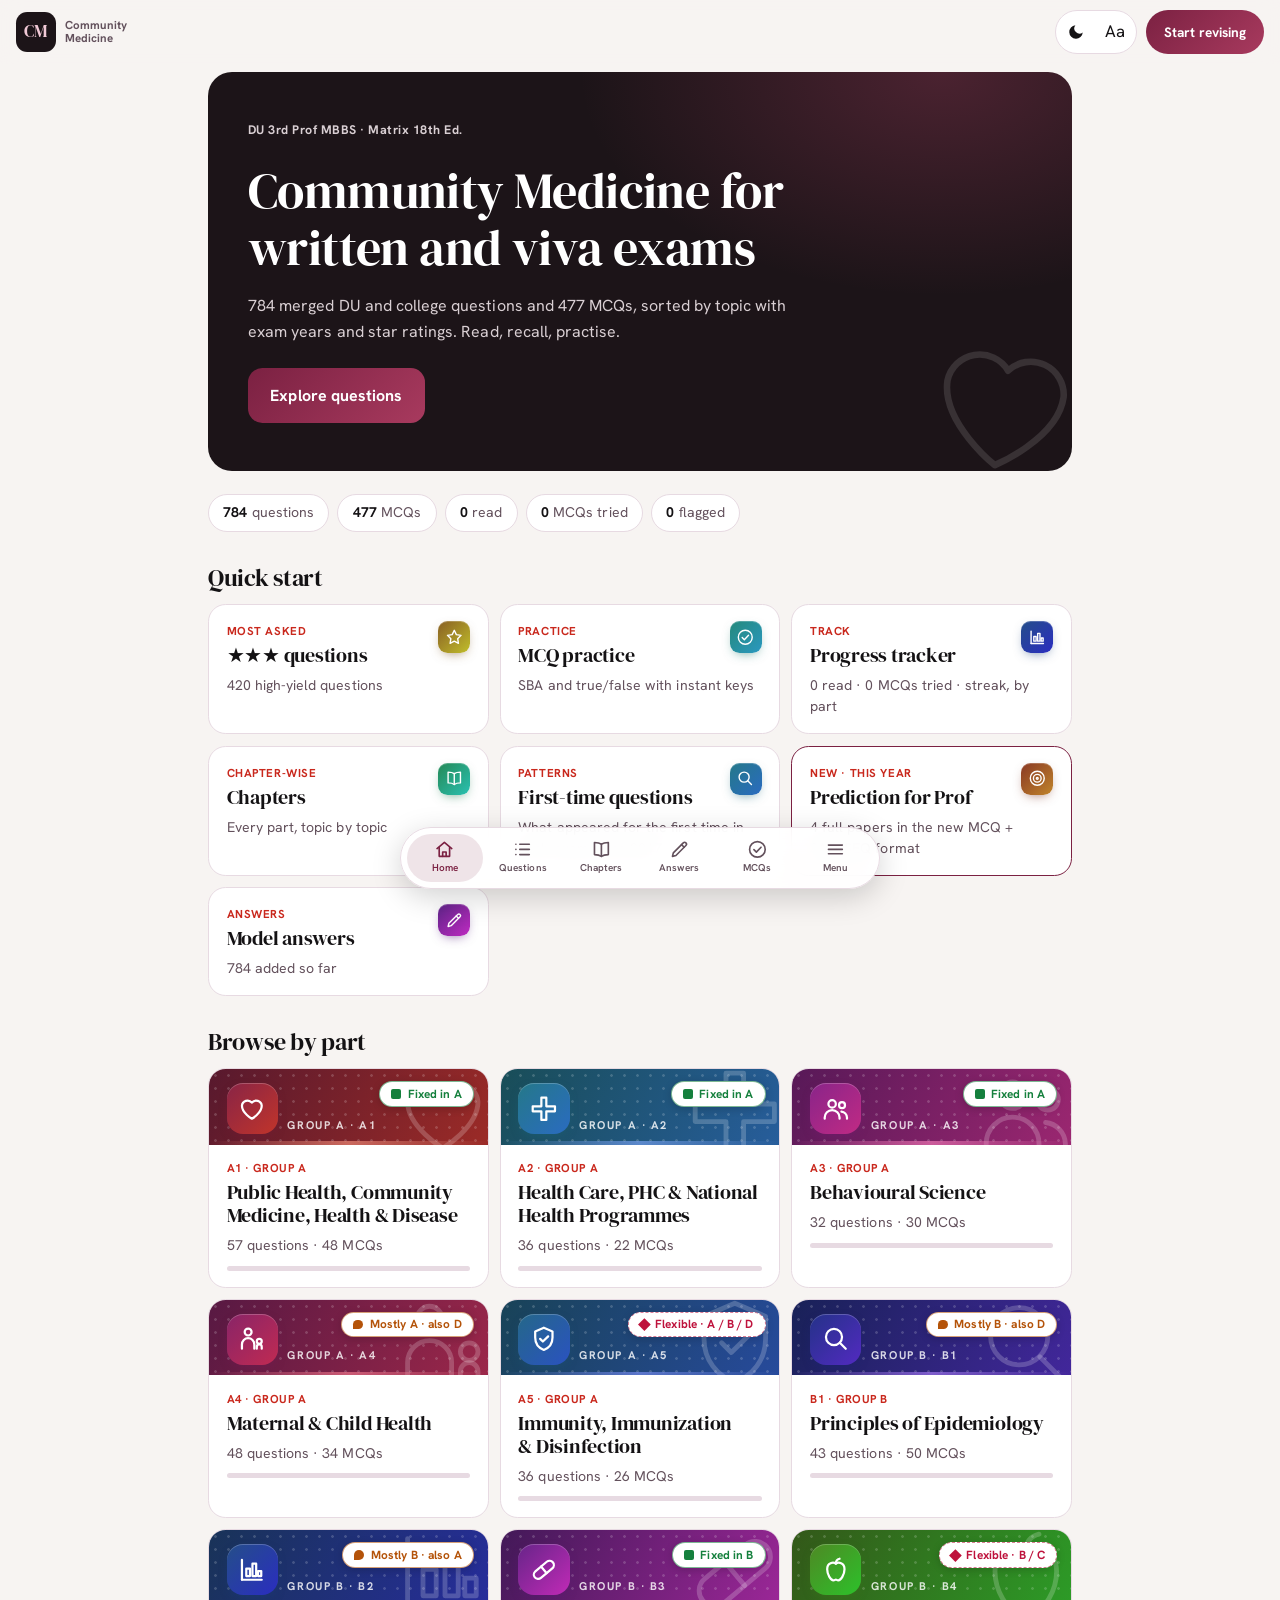
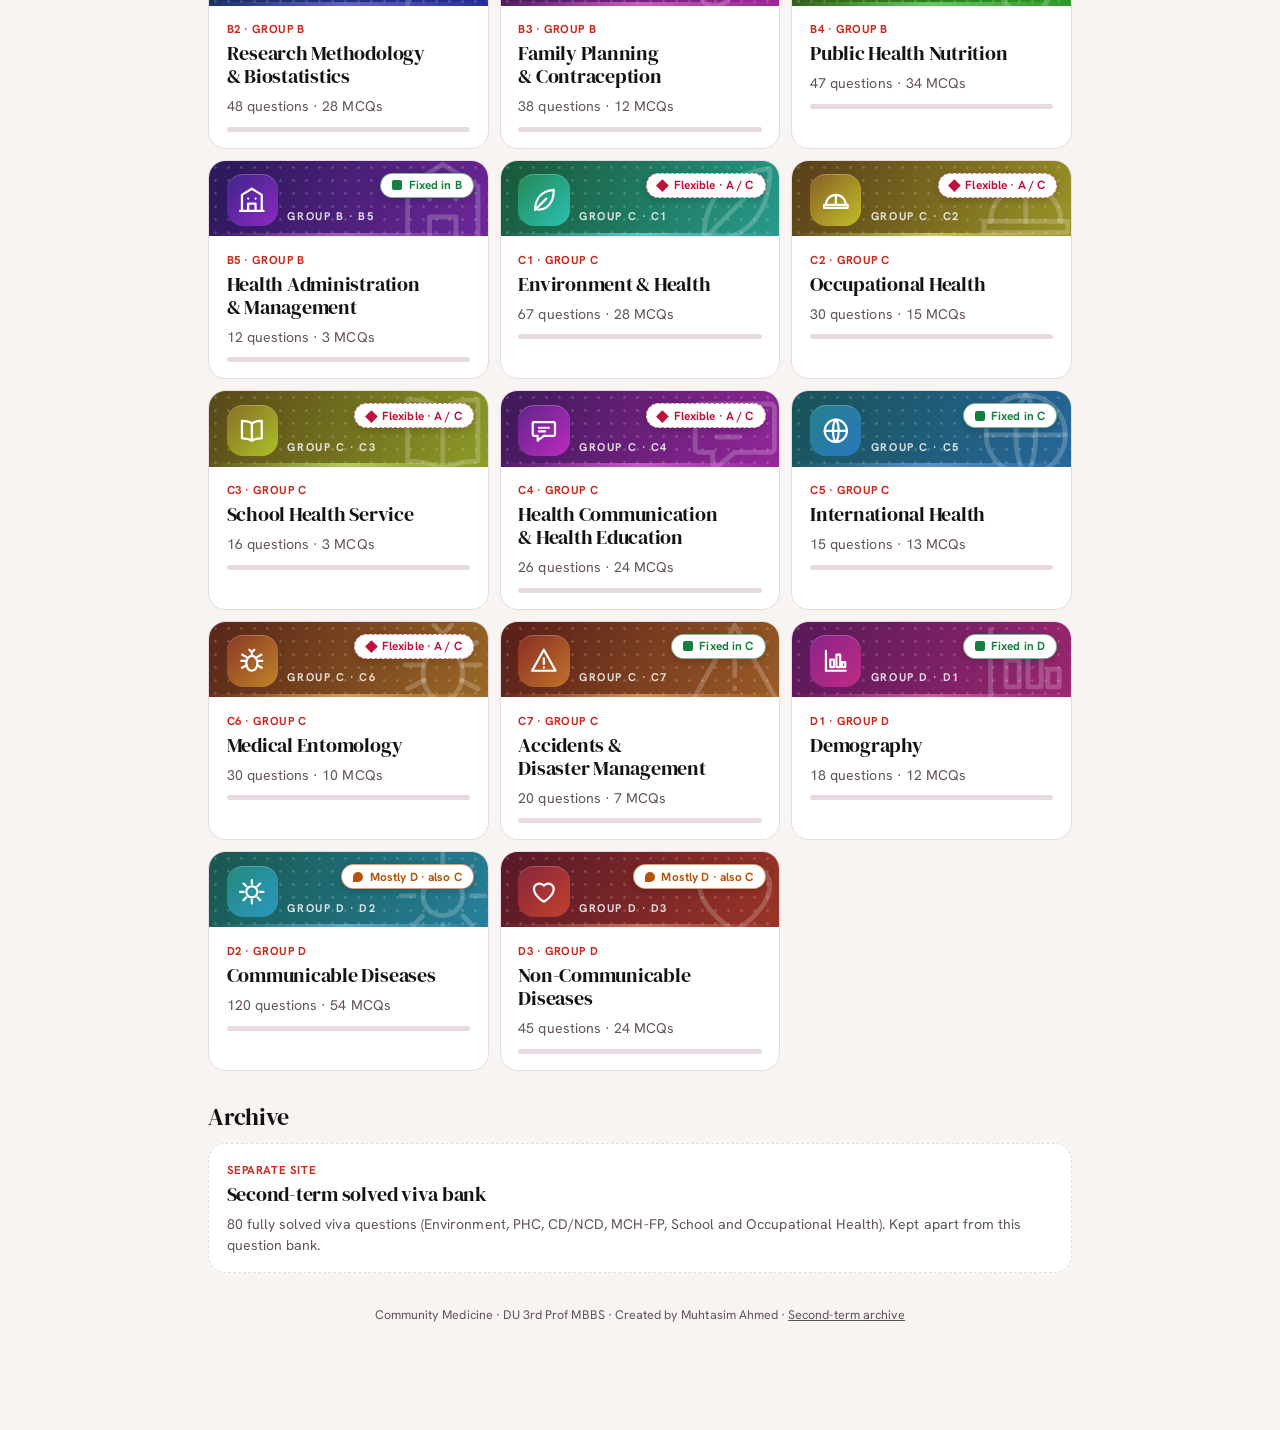
<file: index.html>
<!DOCTYPE html>
<html lang="en">
<head>
<meta charset="utf-8">
<meta name="viewport" content="width=device-width, initial-scale=1, viewport-fit=cover">
<title>Community Medicine — DU Question Bank & MCQs</title>
<meta name="description" content="765 Community Medicine questions and 546 MCQs for DU 3rd Prof MBBS, organised by topic. Works offline.">
<meta name="theme-color" content="#1c1418">
<link rel="manifest" href="manifest.webmanifest">
<link rel="icon" type="image/png" href="icons/icon-192.png">
<link rel="apple-touch-icon" href="icons/icon-192.png">
<script>try{var s=JSON.parse(localStorage.getItem('cmb:v1')||'{}');if(s.theme==='dark')document.documentElement.dataset.theme='dark';if(s.fs)document.documentElement.style.fontSize=s.fs+'%'}catch(e){}</script>
<link rel="stylesheet" href="css/app.css">
<link rel="stylesheet" href="css/visuals.css">
<link rel="stylesheet" href="css/ink.css">
</head>
<body>
<header class="top" id="top">
  <a class="brand" href="#/" aria-label="Home"><span class="mark">CM</span><span class="bname">Community<br>Medicine</span></a>
  <div class="tools">
    <button id="t-theme" class="tool" aria-label="Toggle night mode" title="Night mode"><svg viewBox="0 0 24 24" width="18" height="18" aria-hidden="true"><path fill="currentColor" d="M21 12.8A9 9 0 1 1 11.2 3a7 7 0 0 0 9.8 9.8z"/></svg></button>
    <button id="t-fs" class="tool" aria-label="Change text size" title="Text size">Aa</button>
  </div>
  <a class="pill" href="#/questions" id="cta">Start revising</a>
</header>
<main id="main" tabindex="-1"></main>
<footer class="foot">Community Medicine · DU 3rd Prof MBBS · Created by Muhtasim Ahmed · <a href="second-term/">Second-term archive</a></footer>
<nav class="bnav" id="bnav" aria-label="Main">
  <a href="#/" data-r="home"><i aria-hidden="true"><svg viewBox="0 0 24 24" focusable="false"><path d="M3.5 11 12 4l8.5 7"/><path d="M6 10v10h12V10"/><path d="M10 20v-5h4v5"/></svg></i>Home</a>
  <a href="#/questions" data-r="questions"><i aria-hidden="true"><svg viewBox="0 0 24 24" focusable="false"><path d="M9 6h11M9 12h11M9 18h11"/><path d="M4.5 6h.01M4.5 12h.01M4.5 18h.01"/></svg></i>Questions</a>
  <a href="#/chapters" data-r="chapters"><i aria-hidden="true"><svg viewBox="0 0 24 24" focusable="false"><path d="M12 6c-2-1.5-5-2-8-2v14c3 0 6 .5 8 2 2-1.5 5-2 8-2V4c-3 0-6 .5-8 2z"/><path d="M12 6v14"/></svg></i>Chapters</a>
  <a href="#/answers" data-r="answers"><i aria-hidden="true"><svg viewBox="0 0 24 24" focusable="false"><path d="M4 20l1-4L16.5 4.5a2 2 0 0 1 3 3L8 19z"/><path d="m14.5 6.5 3 3"/></svg></i>Answers</a>
  <a href="#/mcqs" data-r="mcqs"><i aria-hidden="true"><svg viewBox="0 0 24 24" focusable="false"><circle cx="12" cy="12" r="9"/><path d="m8 12.3 2.8 2.8 5.4-5.6"/></svg></i>MCQs</a>
  <a href="#/menu" data-r="menu"><i aria-hidden="true"><svg viewBox="0 0 24 24" focusable="false"><path d="M4 7h16M4 12h16M4 17h16"/></svg></i>Menu</a>
</nav>
<noscript><p style="padding:2rem">This site needs JavaScript.</p></noscript>
<script src="data/du.js"></script>
<script src="data/mcq.js"></script>
<script src="data/groups.js"></script>
<script src="data/predict.js"></script>
<script src="js/visuals.js"></script>
<script src="js/app.js"></script>
<script src="js/ink.js"></script>
<script src="js/ws.js"></script>
</body>
</html>
</file>
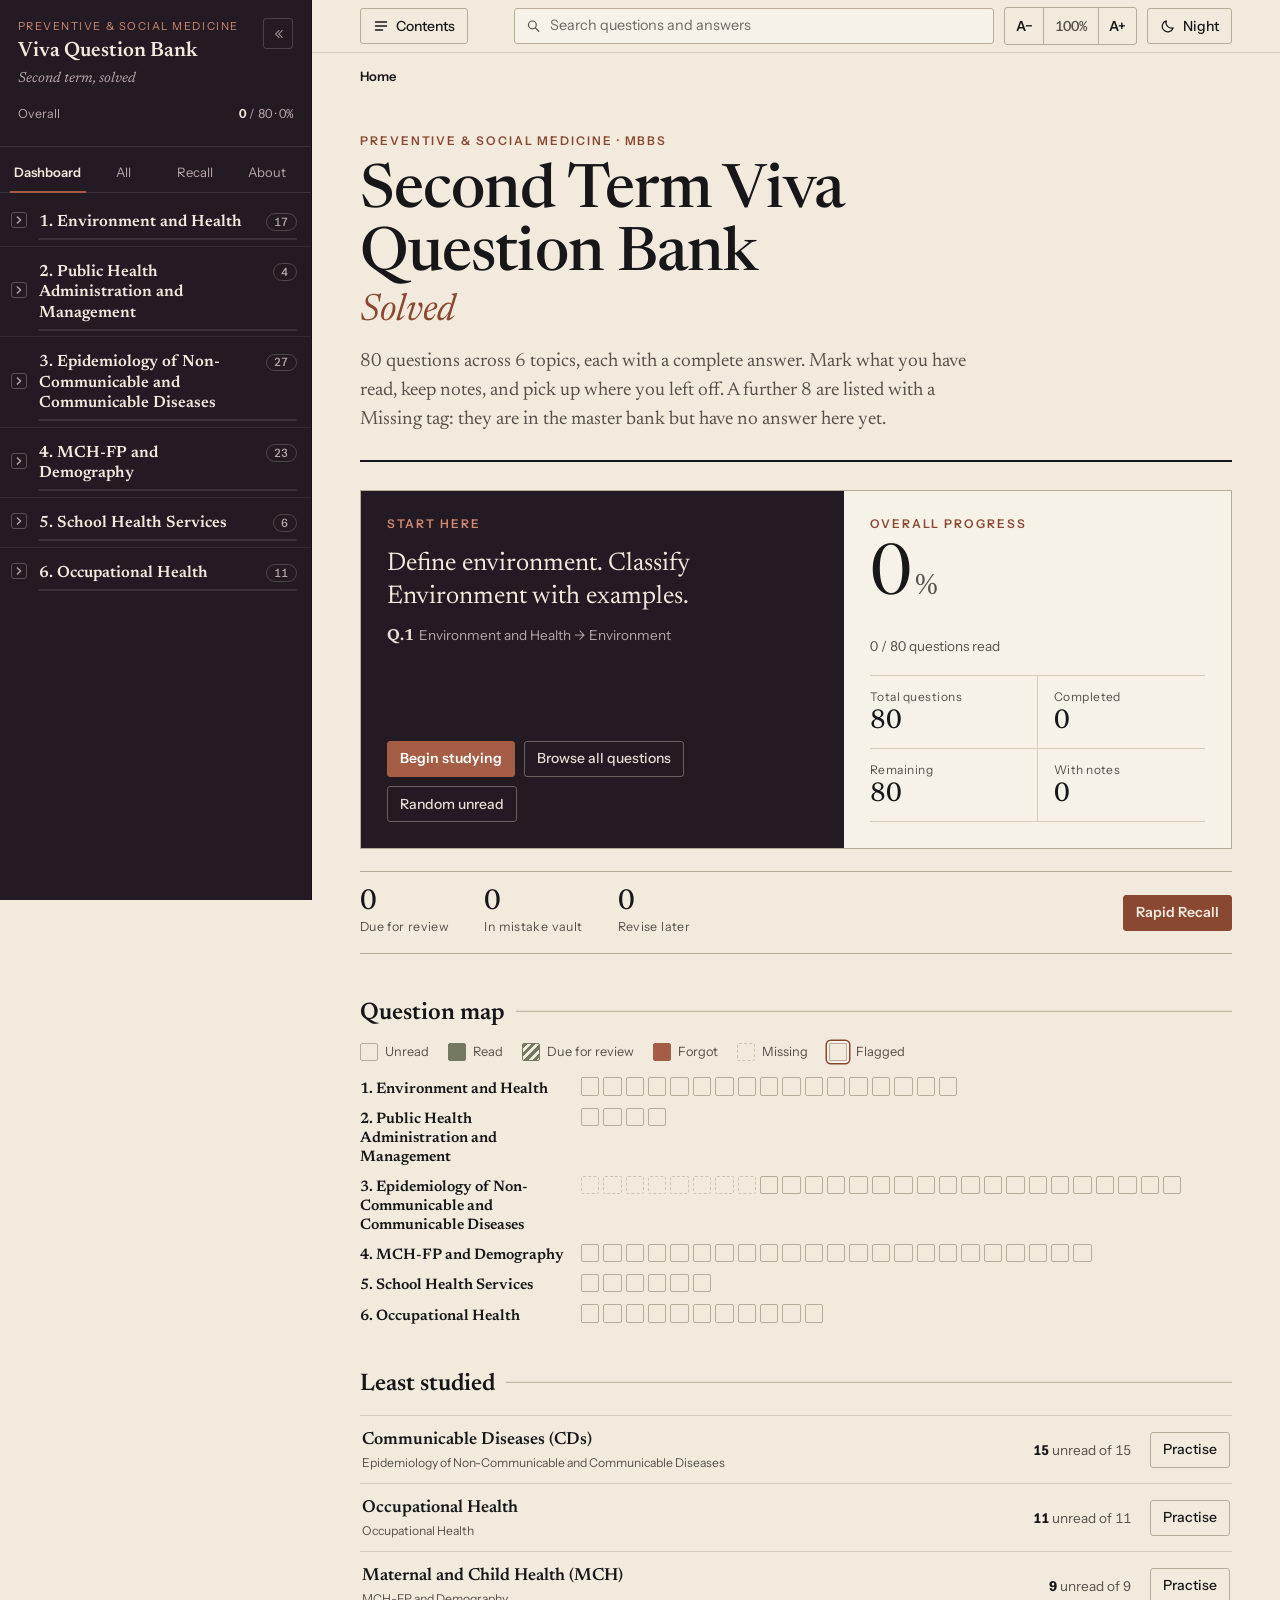
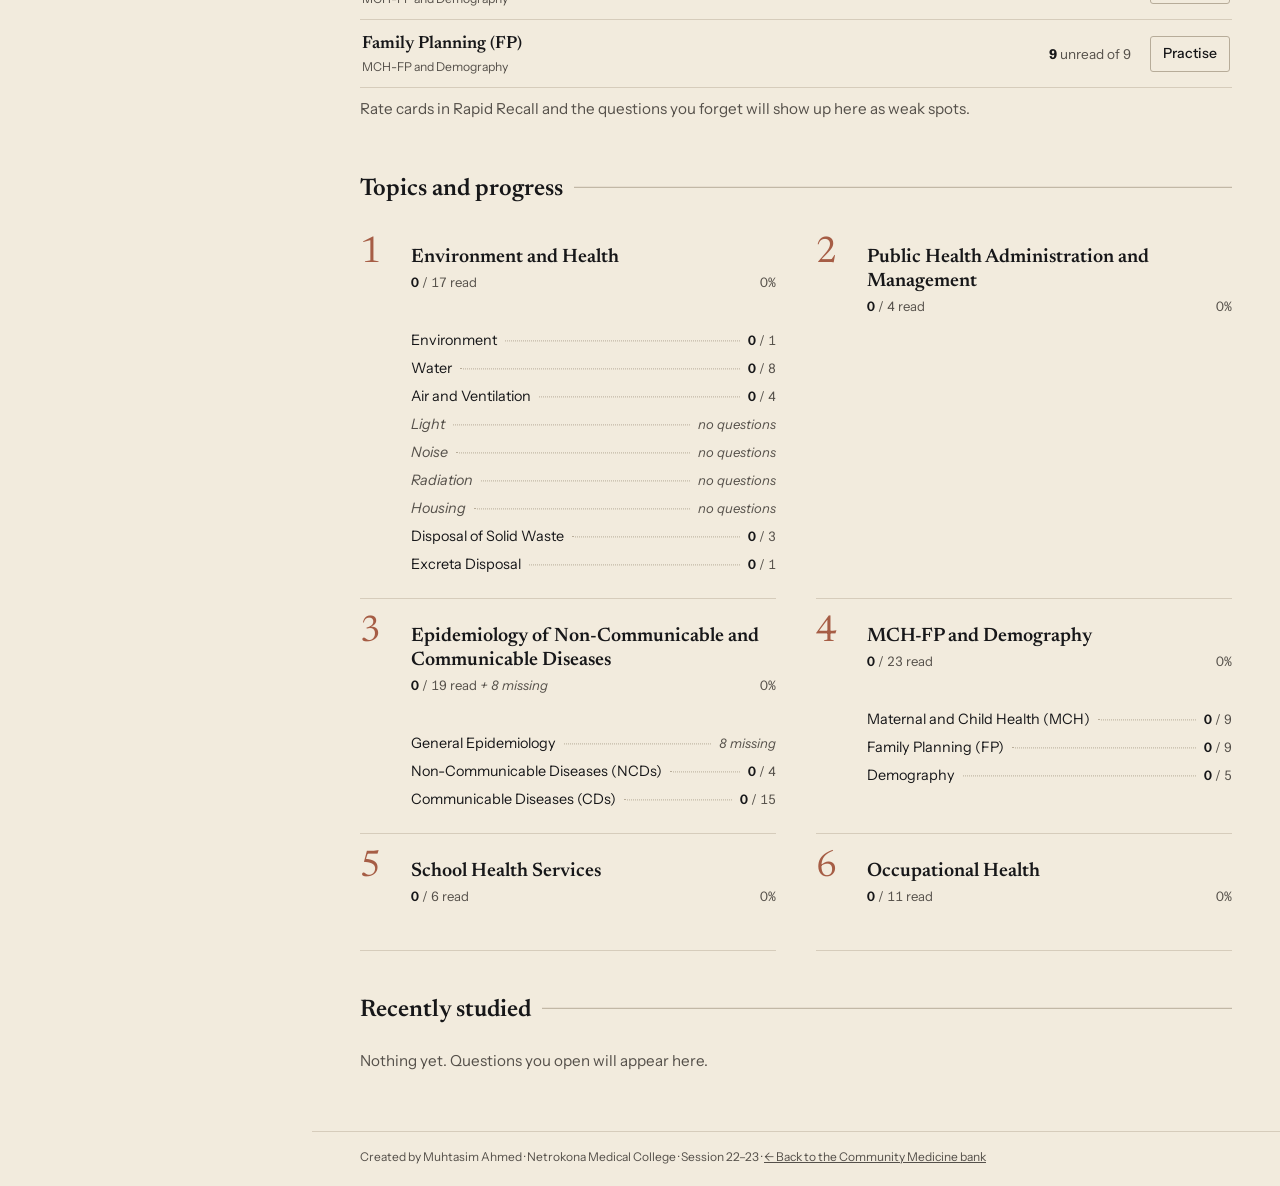
<file: second-term/index.html>
<!DOCTYPE html>
<html lang="en">
<head>
  <meta charset="utf-8">
  <meta name="viewport" content="width=device-width, initial-scale=1, viewport-fit=cover">
  <title>Preventive &amp; Social Medicine — Viva Question Bank</title>
  <meta name="description" content="Second Term Viva Question Bank, Solved. Preventive &amp; Social Medicine study platform for MBBS students, Netrokona Medical College.">
  <meta name="theme-color" content="#241A24">
  <link rel="manifest" href="manifest.webmanifest">
  <link rel="icon" type="image/png" href="icons/icon-192.png">
  <link rel="apple-touch-icon" href="icons/icon-192.png">
  <script>try { if (JSON.parse(localStorage.getItem('psmqb:v1:theme')) === 'dark') document.documentElement.setAttribute('data-theme', 'dark'); } catch (e) {}</script>

  <!-- Fonts: Newsreader (headings) and Instrument Sans (body). Falls back to system serif/sans when offline. -->
  <link rel="preconnect" href="https://fonts.googleapis.com">
  <link rel="preconnect" href="https://fonts.gstatic.com" crossorigin>
  <link rel="stylesheet" href="https://fonts.googleapis.com/css2?family=Instrument+Sans:ital,wght@0,400;0,500;0,600;0,700;1,400;1,500;1,600;1,700&amp;family=Newsreader:ital,opsz,wght@0,6..72,400;0,6..72,500;0,6..72,600;0,6..72,700;1,6..72,400;1,6..72,500;1,6..72,600&amp;display=swap">

  <link rel="stylesheet" href="css/styles.css">
</head>
<body>
  <a class="skip" href="#main">Skip to content</a>

  <div class="app" id="app">
    <aside class="sidebar" id="sidebar" aria-label="Contents"></aside>
    <div class="scrim" id="scrim" hidden></div>

    <div class="shell">
      <header class="topbar" id="topbar">
        <button type="button" class="btn tb-contents" id="btn-contents" aria-controls="sidebar" aria-expanded="true">
          <svg viewBox="0 0 20 20" width="16" height="16" aria-hidden="true"><path d="M3 5h14M3 10h14M3 15h9" fill="none" stroke="currentColor" stroke-width="1.6" stroke-linecap="round"/></svg>
          <span>Contents</span>
        </button>

        <button type="button" class="btn tb-exit" id="btn-exit-focus" hidden>Exit Focus Mode</button>
        <span class="tb-focus-info" id="focus-info" hidden></span>

        <div class="search" id="search-wrap" role="search">
          <label class="sr-only" for="search">Search all questions and answers</label>
          <svg class="search-ico" viewBox="0 0 20 20" width="15" height="15" aria-hidden="true"><circle cx="8.5" cy="8.5" r="5.2" fill="none" stroke="currentColor" stroke-width="1.6"/><path d="M12.5 12.5L17 17" stroke="currentColor" stroke-width="1.6" stroke-linecap="round"/></svg>
          <input id="search" type="search" placeholder="Search questions and answers" autocomplete="off" spellcheck="false"
                 role="combobox" aria-expanded="false" aria-controls="search-pop" aria-autocomplete="list">
          <div class="search-pop" id="search-pop" role="listbox" aria-label="Search results" hidden></div>
        </div>
        <button type="button" class="btn tb-searchbtn" id="btn-search-toggle" aria-label="Search" aria-expanded="false">
          <svg viewBox="0 0 20 20" width="16" height="16" aria-hidden="true"><circle cx="8.5" cy="8.5" r="5.2" fill="none" stroke="currentColor" stroke-width="1.6"/><path d="M12.5 12.5L17 17" stroke="currentColor" stroke-width="1.6" stroke-linecap="round"/></svg>
        </button>

        <div class="fontctl" role="group" aria-label="Reading size">
          <button type="button" id="font-dec" aria-label="Decrease text size">A<span aria-hidden="true">&minus;</span></button>
          <button type="button" id="font-reset" class="fontctl-val" aria-label="Reset text size to default" title="Reset to default size">100%</button>
          <button type="button" id="font-inc" aria-label="Increase text size">A+</button>
        </div>

        <button type="button" class="btn tb-theme" id="btn-theme" aria-pressed="false" aria-label="Night mode" title="Night mode">
          <svg viewBox="0 0 20 20" width="16" height="16" aria-hidden="true"><path d="M16.5 12.2A7 7 0 0 1 7.8 3.5a7 7 0 1 0 8.7 8.7z" fill="none" stroke="currentColor" stroke-width="1.5" stroke-linejoin="round"/></svg>
          <span>Night</span>
        </button>
        <button type="button" class="btn tb-focus" id="btn-focus" aria-pressed="false">Focus mode</button>
      </header>

      <nav class="crumbs" id="crumbs" aria-label="Breadcrumb"></nav>

      <main id="main" tabindex="-1"></main>

      <footer class="foot" id="foot">
        <p>Created by Muhtasim Ahmed &middot; Netrokona Medical College &middot; Session 22–23 &middot; <a href="../">&larr; Back to the Community Medicine bank</a></p>
      </footer>
    </div>

    <div class="focus-bar" id="focus-bar"></div>
    <button type="button" class="totop" id="totop" aria-label="Back to top" hidden>Top ↑</button>
  </div>

  <div class="sr-only" id="live" aria-live="polite" role="status"></div>
  <noscript><p class="noscript">This question bank needs JavaScript to run. Please enable it in your browser.</p></noscript>

  <script src="js/data.js"></script>
  <!-- topics:start -->
  <script src="topics/01-environment-and-health.js"></script>
  <script src="topics/02-public-health-administration-and-management.js"></script>
  <script src="topics/03-epidemiology-of-non-communicable-and-communicable-diseases.js"></script>
  <script src="topics/04-mch-fp-and-demography.js"></script>
  <script src="topics/05-school-health-services.js"></script>
  <script src="topics/06-occupational-health.js"></script>
  <!-- topics:end -->
  <script src="js/progress.js"></script>
  <script src="js/app.js"></script>
  <script src="js/ink.js?v=3"></script>
</body>
</html>
</file>
<file: css/app.css>
@font-face{font-family:"DM Serif Display";src:url(../fonts/dm-serif-display-latin-400-normal.woff2) format("woff2");font-weight:400;font-display:swap}
@font-face{font-family:"Hanken Grotesk";src:url(../fonts/hanken-grotesk-latin-400-normal.woff2) format("woff2");font-weight:400;font-display:swap}
@font-face{font-family:"Hanken Grotesk";src:url(../fonts/hanken-grotesk-latin-600-normal.woff2) format("woff2");font-weight:600;font-display:swap}
@font-face{font-family:"Hanken Grotesk";src:url(../fonts/hanken-grotesk-latin-700-normal.woff2) format("woff2");font-weight:700;font-display:swap}
:root{--bg:#f7f4f2;--panel:#fff;--line:#e7dae2;--text:#141214;--muted:#63515c;--accent:#7b2142;--accent2:#a83a5e;--lbl:#c9281d;--hero:#1c1418;--chip:#fff;--ok:#1f7a4d;--bad:#b3261e;--okbg:#e5f4ec;--badbg:#fbe9e7;--disp:"DM Serif Display",Georgia,serif;--body:"Hanken Grotesk","Segoe UI",system-ui,sans-serif}
[data-theme=dark]{--bg:#0d0b0c;--panel:#161213;--line:#2a2527;--text:#f4f1f2;--muted:#aaa1a6;--accent:#c4476f;--accent2:#e0678c;--lbl:#e0678c;--hero:#150f12;--chip:#1c1718;--ok:#5ed39a;--bad:#ff8a80;--okbg:#10281c;--badbg:#2e1513}
*{box-sizing:border-box}html{-webkit-text-size-adjust:100%}
body{margin:0;background:var(--bg);color:var(--text);font:400 1rem/1.55 var(--body);padding-bottom:6.5rem}
a{color:inherit}h1,h2,h3{font-family:var(--disp);font-weight:400;line-height:1.15;margin:0}
button,select,input,textarea{font:inherit;color:inherit}
.top{position:sticky;top:0;z-index:20;display:flex;align-items:center;gap:.6rem;padding:.6rem 1rem;background:color-mix(in srgb,var(--bg) 92%,transparent);backdrop-filter:blur(10px)}
.brand{display:flex;align-items:center;gap:.55rem;text-decoration:none;margin-right:auto}
.mark{display:grid;place-items:center;width:2.5rem;height:2.5rem;border-radius:.7rem;background:var(--hero);color:#f1c9d6;font:400 1.05rem var(--disp);letter-spacing:.03em}
.bname{font-size:.72rem;font-weight:700;line-height:1.1;color:var(--muted);display:none}
.tools{display:flex;gap:.2rem;padding:.2rem;border:1px solid var(--line);border-radius:2rem;background:var(--panel)}
.tool{border:0;background:none;width:2.2rem;height:2.2rem;border-radius:50%;cursor:pointer;font-size:1.05rem}.tool:hover{background:var(--line)}
.pill{background:linear-gradient(135deg,var(--accent),var(--accent2));color:#fff;text-decoration:none;font-weight:700;font-size:.85rem;padding:.7rem 1.1rem;border-radius:2rem;white-space:nowrap}
main{max-width:56rem;margin:0 auto;padding:0 1rem;min-height:60vh;outline:0}
.hero{margin:0 -1rem;background:var(--hero);color:#fff;padding:2.2rem 1.25rem 2.4rem;background-image:radial-gradient(60% 80% at 85% 0,rgba(196,71,111,.28),transparent 70%)}
@media(min-width:700px){.hero{margin:.5rem 0 0;border-radius:1.5rem;padding:3rem 2.5rem}.bname{display:block}}
.eyebrow{font-size:.78rem;font-weight:700;letter-spacing:.04em;color:#e792ad;margin:0 0 .8rem}
.hero h1{font-size:clamp(2rem,7vw,3.1rem);margin-bottom:1rem}
.hero p{color:#d9cfd3;max-width:34rem;margin:0 0 1.4rem}
.btn{display:inline-block;border:0;border-radius:.9rem;background:linear-gradient(135deg,var(--accent),var(--accent2));color:#fff;font-weight:700;padding:.9rem 1.4rem;text-decoration:none;cursor:pointer}
.btn.ghost{background:none;color:var(--text);border:1px solid var(--line)}.btn.sm{padding:.45rem .8rem;font-size:.85rem;border-radius:.6rem}
.stats{display:flex;flex-wrap:wrap;gap:.5rem;margin:1.4rem 0}
.stat{border:1px solid var(--line);background:var(--chip);border-radius:2rem;padding:.4rem .9rem;font-size:.88rem;color:var(--muted)}.stat b{color:var(--text)}
.sec{margin:2rem 0 .8rem;display:flex;align-items:baseline;justify-content:space-between;gap:1rem}.sec h2{font-size:1.5rem}.sec a{font-size:.85rem;color:var(--accent);font-weight:600}
.grid{display:grid;gap:.7rem;grid-template-columns:repeat(auto-fill,minmax(15rem,1fr))}
.card{background:var(--panel);border:1px solid var(--line);border-radius:1.1rem;padding:1rem 1.1rem}
a.card{display:block;text-decoration:none}a.card:hover{border-color:var(--accent)}
.card .k{font-size:.72rem;font-weight:700;letter-spacing:.05em;text-transform:uppercase;color:var(--lbl)}
.card h3{font-size:1.15rem;margin:.25rem 0 .5rem}.card .m{font-size:.84rem;color:var(--muted)}
.bar{height:.3rem;border-radius:1rem;background:var(--line);overflow:hidden;margin-top:.6rem}.bar i{display:block;height:100%;background:var(--accent)}
.cont{display:block;text-decoration:none;background:var(--hero);color:#fff;border-radius:1.1rem;padding:1rem 1.2rem;margin-top:1.2rem}.cont small{color:#e792ad;font-weight:700;letter-spacing:.04em}.cont div{margin-top:.2rem}
.archive{border-style:dashed}
h1.pg{font-size:2rem;margin:1.2rem 0 .3rem}.lede{color:var(--muted);margin:0 0 1rem}
.filters{display:grid;gap:.5rem;grid-template-columns:1fr 1fr;margin:1rem 0}
@media(min-width:700px){.filters{grid-template-columns:repeat(4,1fr)}}
.filters .wide{grid-column:1/-1}
.filters select,.filters input{width:100%;border:1px solid var(--line);background:var(--panel);border-radius:.8rem;padding:.65rem .75rem;min-width:0}
.count{color:var(--muted);font-size:.88rem;margin:.4rem 0 .8rem}
.q{background:var(--panel);border:1px solid var(--line);border-radius:1.1rem;padding:1rem 1.1rem;margin:0 0 .7rem}
.q.read{border-left:.3rem solid var(--ok)}
.qh{display:flex;flex-wrap:wrap;gap:.35rem;align-items:center;margin-bottom:.5rem}
.chip{display:inline-block;font-size:.74rem;font-weight:600;border:1px solid var(--line);border-radius:2rem;padding:.12rem .6rem;background:var(--chip);color:var(--muted)}
.chip.id{color:var(--lbl);border-color:currentColor}.chip.star{color:#b7791f;border-color:#e6c27a}.chip.kind{color:var(--accent)}
.qb p{margin:.2rem 0 .5rem}.qb ol,.qb ul{margin:.2rem 0 .5rem;padding-left:1.4rem}.qb table{border-collapse:collapse;font-size:.9rem;margin:.4rem 0}.qb td,.qb th{border:1px solid var(--line);padding:.25rem .5rem}
.meta{font-size:.8rem;color:var(--muted);margin:.4rem 0 0}.meta b{color:var(--text)}
.acts{display:flex;flex-wrap:wrap;gap:.4rem;margin-top:.8rem}
.acts button,.acts a{border:1px solid var(--line);background:var(--chip);border-radius:.6rem;padding:.4rem .75rem;font-size:.84rem;font-weight:600;cursor:pointer;text-decoration:none}
.acts button[aria-pressed=true]{background:var(--accent);color:#fff;border-color:var(--accent)}
.ans,.notes{margin-top:.8rem;border-top:1px dashed var(--line);padding-top:.8rem}
.ans .empty{color:var(--muted);font-style:italic}
.notes textarea{width:100%;min-height:5rem;border:1px solid var(--line);border-radius:.7rem;padding:.6rem;background:var(--bg);resize:vertical}
.more{display:block;margin:1rem auto}
.opt{display:flex;gap:.6rem;width:100%;text-align:left;margin:.3rem 0;border:1px solid var(--line);background:var(--chip);border-radius:.7rem;padding:.55rem .8rem;cursor:pointer}
.opt b{color:var(--accent);min-width:1.1rem}.opt.ok{background:var(--okbg);border-color:var(--ok)}.opt.bad{background:var(--badbg);border-color:var(--bad)}
.tf{display:flex;gap:.5rem;align-items:center;margin:.35rem 0;padding:.4rem .6rem;border:1px solid var(--line);border-radius:.7rem}
.tf .t{flex:1}.tf button{border:1px solid var(--line);background:var(--chip);border-radius:.5rem;width:2.2rem;height:2rem;font-weight:700;cursor:pointer}
.tf.ok{background:var(--okbg);border-color:var(--ok)}.tf.bad{background:var(--badbg);border-color:var(--bad)}.tf button.sel{background:var(--accent);color:#fff;border-color:var(--accent)}
.tf small{display:block;color:var(--muted);font-size:.74rem}
.verdict{font-weight:700;margin:.6rem 0 0}.verdict.ok{color:var(--ok)}.verdict.bad{color:var(--bad)}
.note{background:var(--badbg);border-radius:.7rem;padding:.5rem .8rem;font-size:.85rem;margin:.5rem 0}
.empty-state{text-align:center;padding:2.5rem 1rem;color:var(--muted)}.empty-state h2{color:var(--text);margin-bottom:.5rem}
code,pre{background:var(--line);border-radius:.4rem;padding:.1rem .35rem;font-size:.85em}pre{padding:.7rem;overflow:auto}
.row{display:flex;flex-wrap:wrap;gap:.5rem;margin:.6rem 0}
.foot{max-width:56rem;margin:2rem auto 0;padding:0 1rem;font-size:.78rem;color:var(--muted);text-align:center}
.bnav{position:fixed;left:50%;transform:translateX(-50%);bottom:max(.7rem,env(safe-area-inset-bottom));z-index:30;display:flex;gap:.1rem;width:min(26rem,calc(100% - 1.2rem));padding:.35rem;border-radius:2rem;background:color-mix(in srgb,var(--panel) 92%,transparent);backdrop-filter:blur(12px);border:1px solid var(--line);box-shadow:0 8px 30px rgba(0,0,0,.18)}
.bnav a{flex:1;display:flex;flex-direction:column;align-items:center;font-size:.7rem;font-weight:600;color:var(--muted);text-decoration:none;padding:.35rem 0;border-radius:1.6rem}.bnav i{font-style:normal;font-size:1.15rem;line-height:1.2}
.bnav a.on{color:var(--accent);background:color-mix(in srgb,var(--accent) 12%,transparent)}
.pager{display:flex;justify-content:space-between;gap:.5rem;margin:1rem 0}
/* ===== Patholozzee-style pages ===== */
main{max-width:none;padding:0}
.wrap{max-width:56rem;margin:0 auto;padding:0 1rem}
.wrap>.hero{margin-top:.5rem}
.phero{background:var(--hero);color:#fff;padding:1.4rem 0 1.6rem;background-image:radial-gradient(70% 90% at 90% 0,rgba(196,71,111,.3),transparent 70%)}
.crumb{font-size:.82rem;color:#e792ad;margin:0 0 1.4rem;font-weight:600}.crumb a{text-decoration:none}
.phero h1{font-size:clamp(2.1rem,8vw,3.2rem);margin:0 0 .8rem}.phero h1 small{font-size:.45em;color:#d9cfd3}
.phero p.d{color:#d9cfd3;max-width:36rem;margin:0 0 1.2rem}
.bigbtn{display:block;width:100%;text-align:center;border:1px solid rgba(255,255,255,.35);background:none;color:#fff;font-weight:700;padding:.95rem;border-radius:.9rem;text-decoration:none;cursor:pointer;margin:0 0 .6rem}
.bigbtn.fill{background:linear-gradient(135deg,var(--accent),var(--accent2));border-color:transparent}.bigbtn:disabled{opacity:.5}
.panel .bigbtn{color:#fff}
.btnrow{display:grid;grid-template-columns:1fr 1fr;gap:.6rem}
.pills{display:flex;flex-wrap:wrap;gap:.5rem;margin-top:.4rem}.pills span{border:1px solid rgba(255,255,255,.3);border-radius:2rem;padding:.3rem .9rem;font-size:.85rem;color:#eee}
.bar2{display:flex;gap:.6rem;margin:1.2rem 0 .7rem}
.bar2 input{flex:1;min-width:0;border:1px solid var(--line);background:var(--panel);border-radius:2rem;padding:.8rem 1.1rem}
.sbtn{border:1px solid var(--line);background:var(--panel);border-radius:.9rem;padding:.55rem 1rem;font-weight:700;cursor:pointer;white-space:nowrap;text-decoration:none;font-size:.85rem}
.chips{display:flex;flex-wrap:wrap;gap:.5rem;margin:.5rem 0}
.fchip{display:inline-block;border:1px solid var(--line);background:var(--panel);border-radius:2rem;padding:.5rem 1rem;font-weight:600;font-size:.86rem;cursor:pointer;text-decoration:none}
.fchip.on{border-color:var(--accent);color:var(--accent);background:color-mix(in srgb,var(--accent) 9%,var(--panel))}
.progline{display:flex;align-items:center;gap:.8rem;margin:1rem 0 .4rem;font-size:.82rem;color:var(--muted)}.progline .bar{flex:1;margin:0;height:.4rem}
.toolrow{display:flex;justify-content:space-between;align-items:center;margin:.3rem 0 .7rem}.toolrow .count{margin:0}
.lnk{border:0;background:none;color:var(--accent);font-weight:700;font-size:.85rem;cursor:pointer;padding:.2rem .4rem}
.panel{background:var(--panel);border:1px solid var(--line);border-radius:1.1rem;padding:1rem;margin:.7rem 0}
.panel.filters{margin:.7rem 0}.panel[hidden]{display:none}
.slabel{font-size:.78rem;font-weight:700;color:var(--muted);text-transform:uppercase;letter-spacing:.04em;margin:.8rem 0 .2rem}.slabel:first-child{margin-top:0}
.grp{background:var(--panel);border:1px solid var(--line);border-radius:1.1rem;margin:0 0 .7rem}
.grp>button,.grp>summary{display:flex;align-items:center;gap:.9rem;width:100%;text-align:left;border:0;background:none;padding:1rem 1.1rem;cursor:pointer;list-style:none}
.grp>summary::-webkit-details-marker{display:none}
.grp .num{font:400 1.7rem/1 var(--disp);color:var(--accent);min-width:3rem}
.grp .tt{flex:1;font:400 1.1rem/1.25 var(--disp)}.grp .ct{display:block;font:400 .8rem var(--body);color:var(--muted);margin-top:.15rem}
.grp .chev{font-size:1.4rem;color:var(--muted);transition:transform .2s}
.grp.open>button .chev,.grp[open]>summary .chev{transform:rotate(90deg)}
.grp .body{display:none;padding:0 .8rem .8rem}.grp.open>.body,.grp[open]>.body{display:block}
.tlabel{font:400 1.05rem var(--disp);color:var(--accent);margin:1rem .3rem .5rem}.tlabel small{font:600 .72rem var(--body);color:var(--muted)}
.qrow{border:1px solid var(--line);border-left:.3rem solid var(--accent);border-radius:1.1rem;padding:.9rem 1rem;margin:0 0 .6rem;background:linear-gradient(120deg,color-mix(in srgb,var(--accent) 8%,var(--panel)),var(--panel) 70%);cursor:pointer}
.qrow.read{border-left-color:var(--ok)}
.qtop{display:flex;gap:.7rem;align-items:flex-start}
.qid{background:var(--accent);color:#fff;font-size:.72rem;font-weight:700;border-radius:.4rem;padding:.15rem .45rem;white-space:nowrap;margin-top:.25rem}
.qtx{flex:1;font:400 1.05rem/1.35 var(--disp);min-width:0;overflow-wrap:anywhere}.qtx p{margin:0 0 .3rem}
.qside{display:flex;flex-direction:column;gap:.45rem;align-items:flex-end}
.abtn{border:1px solid var(--accent);color:var(--accent);background:var(--panel);border-radius:2rem;padding:.35rem .85rem;font-weight:700;font-size:.8rem;text-decoration:none;white-space:nowrap}
.stars{color:var(--accent);font-size:.8rem;letter-spacing:.05em;border:1px solid var(--line);background:var(--panel);border-radius:2rem;padding:.05rem .55rem}.stars i{font-style:normal;opacity:.25}
.qmeta{display:flex;flex-wrap:wrap;gap:.4rem;margin-top:.6rem}
.tpill{background:color-mix(in srgb,var(--accent) 14%,transparent);color:var(--accent);font-size:.72rem;font-weight:700;border-radius:2rem;padding:.15rem .7rem}
.yc{border:1px solid var(--line);background:var(--panel);border-radius:2rem;padding:.1rem .65rem;font-size:.76rem;color:var(--muted)}.yc b{color:var(--accent);margin-right:.35rem}
.qexp{display:none;margin-top:.8rem;border-top:1px dashed var(--line);padding-top:.7rem;cursor:default}.qrow.open .qexp{display:block}
.qexp .empty{color:var(--muted);font-style:italic;margin:0}
.pgrid{display:grid;gap:.8rem;margin:1.2rem 0}
.pcard{display:block;text-decoration:none;background:var(--panel);border:1px solid var(--line);border-radius:1.2rem;padding:1.1rem}.pcard:hover{border-color:var(--accent)}
.pcard .num{font:400 1.8rem/1 var(--disp);color:var(--accent);float:left;min-width:3.2rem}
.pcard h3{font:700 1rem var(--body);margin:0 0 .4rem}.pcard .prev{display:block;background:color-mix(in srgb,var(--accent) 7%,var(--panel));border:1px solid var(--line);border-radius:.6rem;padding:.4rem .7rem;font-size:.84rem;margin:.3rem 0;color:var(--muted)}
.pcard .st{font-size:.78rem;color:var(--muted);clear:both;display:block;margin-top:.5rem}
.mx-dash{display:grid;gap:.7rem;margin:1.2rem 0 .5rem}@media(min-width:700px){.mx-dash{grid-template-columns:1fr 1fr}}
.card.big{padding:1.2rem}.card.big .k{margin:0 0 .3rem}
.big0{font:400 2.4rem/1 var(--disp)}.big0 small{font-size:1rem;color:var(--muted)}
.mx-st{display:flex;height:.5rem;border-radius:1rem;background:var(--line);overflow:hidden;margin:.7rem 0 .4rem}.mx-st u{display:block;height:100%;text-decoration:none}.mx-st .r{background:var(--ok)}.mx-st .w{background:var(--bad)}.mx-st.g .r{background:var(--accent)}
.dots{display:flex;gap:1rem;font-size:.8rem;color:var(--muted);flex-wrap:wrap}.dots i{display:inline-block;width:.6rem;height:.6rem;border-radius:50%;margin-right:.3rem;background:var(--line)}.dots .g i{background:var(--ok)}.dots .r i{background:var(--bad)}
.goalrow{display:flex;gap:.5rem;align-items:center;margin-top:.6rem;font-size:.78rem;font-weight:700;color:var(--muted)}.goalrow button{border:1px solid var(--line);background:var(--panel);border-radius:.8rem;width:2.6rem;height:2.3rem;font-weight:700;cursor:pointer}.goalrow button.on{background:linear-gradient(135deg,var(--accent),var(--accent2));color:#fff;border-color:transparent}
.about{font-size:.82rem;color:var(--muted);margin:.4rem 0 1rem}
.resume{display:flex;align-items:center;justify-content:space-between;width:100%;text-align:left;border:1px solid var(--accent);background:color-mix(in srgb,var(--accent) 8%,var(--panel));border-radius:1.1rem;padding:1rem;cursor:pointer;margin:0 0 .6rem}.resume small{display:block;color:var(--accent);font-weight:700}.resume i{font-style:normal;font-size:1.5rem}
.h2s{font:400 1.5rem var(--disp);margin:1.6rem 0 .6rem;text-transform:uppercase;letter-spacing:.02em}
.tiles{display:grid;grid-template-columns:1fr 1fr;gap:.7rem}
.tile{display:block;text-align:left;background:var(--panel);border:1px solid var(--line);border-radius:1.1rem;padding:1rem;cursor:pointer;color:inherit}.tile:hover{border-color:var(--accent)}
.tile b{display:block;font:400 1.15rem var(--disp);margin-bottom:.25rem}.tile span{font-size:.82rem;color:var(--muted);line-height:1.35;display:block}.tile.off{opacity:.45;pointer-events:none}
.mxd .tp{display:flex;align-items:center;gap:.5rem;padding:.55rem .3rem;border-top:1px solid var(--line)}.mxd .tp>span{flex:1;font-size:.92rem}.mxd .tp small{display:block;color:var(--muted);font-size:.76rem}.mxd .tp.all{font-weight:700}
.hist>div{display:flex;justify-content:space-between;align-items:center;background:var(--panel);border:1px solid var(--line);border-radius:.9rem;padding:.7rem 1rem;margin:0 0 .5rem}.hist small{display:block;color:var(--muted);font-size:.76rem}.hist b{font:400 1.3rem var(--disp);color:var(--accent)}
.foot2{text-align:center;margin:1.5rem 0}
.seg{display:flex;flex-wrap:wrap;gap:.4rem}.seg button{border:1px solid var(--line);background:var(--panel);border-radius:.8rem;padding:.5rem .9rem;font-weight:600;cursor:pointer}.seg button.on{background:var(--accent);color:#fff;border-color:var(--accent)}
.rdq{background:var(--panel);border:1px solid var(--line);border-radius:1.1rem;padding:1rem 1.1rem;margin:0 0 .8rem}
.rdq.good{border-left:.3rem solid var(--ok)}.rdq.miss{border-left:.3rem solid var(--bad)}
.rdq .stem{font:400 1.12rem/1.4 var(--disp);margin:.4rem 0 .7rem}
.rd{margin:.3rem 0;padding:.5rem .75rem;border:1px solid var(--line);border-radius:.7rem;font-size:.92rem}.rd.k{background:var(--okbg);border-color:var(--ok)}.rd.w{background:var(--badbg);border-color:var(--bad)}.rd b{color:var(--accent);margin-right:.3rem}.rd em{float:right;font-style:normal;font-weight:700;color:var(--ok);font-size:.78rem;margin-left:.5rem}.rd.w em{color:var(--bad)}.rd small{display:block;color:var(--muted);font-size:.74rem;clear:both}
.timer{display:flex;justify-content:space-between;background:var(--hero);color:#fff;border-radius:.9rem;padding:.55rem 1rem;font-weight:700;margin:1rem 0 .5rem;position:sticky;top:3.7rem;z-index:15}
.opt.pick{background:var(--accent);color:#fff;border-color:var(--accent)}.opt.pick b{color:#fff}
.pal{display:flex;flex-wrap:wrap;gap:.35rem;margin:.6rem 0}.pal button{width:2.2rem;height:2.2rem;border:1px solid var(--line);background:var(--panel);border-radius:.6rem;font-weight:700;cursor:pointer}.pal .done{background:color-mix(in srgb,var(--accent) 18%,var(--panel))}.pal .cur{outline:2px solid var(--accent)}
.btn:disabled,.pager .btn[disabled]{opacity:.4}
.bnav a{font-size:.62rem}.bnav{width:min(30rem,calc(100% - 1.2rem))}
/* ===== Typography system ===== */
:root{--fs-xs:.78rem;--fs-sm:.88rem;--fs-md:1rem;--fs-lg:1.125rem;--fs-xl:1.5rem;--fs-2xl:2.2rem}
html{-webkit-font-smoothing:antialiased;-moz-osx-font-smoothing:grayscale;text-rendering:optimizeLegibility}
body{font:400 1rem/1.65 var(--body);letter-spacing:.003em;font-feature-settings:"kern","liga"}
h1,h2,h3,.num,.big0{letter-spacing:-.012em;text-wrap:balance;font-feature-settings:"kern","lnum"}
p,li{text-wrap:pretty}
.phero h1{font-size:clamp(2.3rem,9vw,3.4rem);line-height:1.05}
.phero p.d{font-size:1.04rem;line-height:1.6}
.crumb{letter-spacing:.02em;font-size:var(--fs-sm)}
.h2s{font-size:var(--fs-xl);letter-spacing:.01em}
.qtx{font:600 1.04rem/1.5 var(--body);letter-spacing:-.004em;color:var(--text)}
.qtx p{margin:0 0 .35rem}.qtx p:last-child{margin:0}
.qid{font-size:var(--fs-xs);letter-spacing:.02em;font-variant-numeric:tabular-nums}
.tlabel{font:400 1.2rem/1.25 var(--disp);letter-spacing:-.005em}
.grp .tt{font:400 1.2rem/1.25 var(--disp)}.grp .ct{font:500 var(--fs-xs) var(--body);letter-spacing:.01em}
.qb,.ansbox{font-size:1rem;line-height:1.7}
.qb h1,.qb h2,.qb h3,.qb h4{font-family:var(--disp);margin:1rem 0 .35rem;line-height:1.2}
.qb strong{font-weight:700}.qb li{margin:.15rem 0}.qb table{font-size:var(--fs-sm)}
.rdq .stem{font:600 1.1rem/1.5 var(--body);letter-spacing:-.004em}
.rd,.opt,.tf .t{font-size:.97rem;line-height:1.5}
.count,.meta,.about{font-size:var(--fs-sm)}
.chip,.stars,.tpill,.abtn,.sbtn,.fchip,.acts button{font-size:var(--fs-xs);letter-spacing:.01em}
.fchip{font-size:var(--fs-sm)}
.big0,.hist b,.pcard .num,.grp .num{font-variant-numeric:lining-nums}
.card h3{font-size:1.25rem}.card .m{font-size:var(--fs-sm);line-height:1.5}
.pcard h3{font-size:1.05rem;line-height:1.3}
.tile b{font-size:1.2rem}.tile span{font-size:var(--fs-sm)}
/* ===== Exam tags ===== */
.tagrow{display:flex;flex-wrap:wrap;align-items:center;gap:.4rem;margin-top:.65rem}
.tg{display:inline-flex;align-items:center;gap:.4rem;font:700 .8rem/1 var(--body);border-radius:.5rem;padding:.38rem .6rem;border:1.5px solid var(--line);white-space:nowrap}
.tg.lab{border:0;padding:.38rem .1rem;color:var(--muted);font-weight:600;font-size:.76rem;text-transform:uppercase;letter-spacing:.06em}
.tg.du{background:var(--accent);border-color:var(--accent);color:#fff;letter-spacing:.02em}
.tg.yr{border-color:var(--accent);color:var(--accent);background:color-mix(in srgb,var(--accent) 8%,var(--panel));font-variant-numeric:tabular-nums}
.tg.col{--cc:#2b6cb0;border-color:var(--cc);background:color-mix(in srgb,var(--cc) 11%,var(--panel));color:var(--text);font-weight:600}
.tg.col b{color:var(--cc);font-weight:800;letter-spacing:.02em}
.tg.col i{font-style:normal;font-weight:800;color:var(--cc);border-left:1px solid color-mix(in srgb,var(--cc) 40%,transparent);padding-left:.4rem}
.tg.col.c-MMC{--cc:#2b6cb0}.tg.col.c-MuMC{--cc:#1f7a4d}.tg.col.c-ShSMC{--cc:#a8680c}.tg.col.c-SSMC{--cc:#7b3fa0}.tg.col.c-DMC{--cc:#c9281d}.tg.col.c-NMC{--cc:#be185d}
[data-theme=dark] .tg.col.c-MMC{--cc:#6aa8f0}[data-theme=dark] .tg.col.c-MuMC{--cc:#5ed39a}[data-theme=dark] .tg.col.c-ShSMC{--cc:#f0b44c}[data-theme=dark] .tg.col.c-SSMC{--cc:#c394e8}[data-theme=dark] .tg.col.c-DMC{--cc:#ff8a80}[data-theme=dark] .tg.col.c-NMC{--cc:#f472b6}
/* ===== Filter panel ===== */
.fpanel{padding:1.1rem 1rem}.fpanel[hidden]{display:none}
.fsec{padding:.2rem 0 .9rem;margin-bottom:.8rem;border-bottom:1px solid var(--line)}
.fh{font:700 .8rem var(--body);text-transform:uppercase;letter-spacing:.07em;color:var(--muted);margin:0 0 .45rem}
.fsub{font:400 1rem var(--disp);color:var(--accent);margin:.6rem 0 .1rem}
.fchip{display:inline-flex;align-items:center;gap:.45rem;font-family:var(--body)}
.fchip em{font-style:normal;font-size:.72rem;font-weight:700;background:color-mix(in srgb,var(--muted) 16%,transparent);color:var(--muted);border-radius:1rem;padding:.05rem .45rem;font-variant-numeric:tabular-nums}
.fchip.on em{background:var(--accent);color:#fff}
.fchip.z{opacity:.4}
.fsum{position:sticky;bottom:5.2rem;display:flex;justify-content:space-between;align-items:center;gap:.6rem;flex-wrap:wrap;background:var(--hero);color:#fff;border-radius:1rem;padding:.7rem 1rem;box-shadow:0 6px 20px rgba(0,0,0,.25)}
.fsum b{font:400 1.4rem var(--disp)}.fsum span{display:flex;gap:.5rem;align-items:center}.fsum .lnk{color:#f1a8c0}.fsum .sbtn{background:linear-gradient(135deg,var(--accent),var(--accent2));color:#fff;border:0}
/* ===== Progress tracker ===== */
.rings{display:grid;grid-template-columns:repeat(3,1fr);gap:.6rem;margin:1.2rem 0}
.ringbox{background:var(--panel);border:1px solid var(--line);border-radius:1.1rem;padding:.9rem .4rem;text-align:center}
.ringbox b{display:block;font-size:.82rem;margin-top:.3rem;line-height:1.25}.ringbox small{display:block;color:var(--muted);font-size:.74rem}
.rbg{fill:none;stroke:var(--line);stroke-width:8}.rfg{fill:none;stroke:var(--accent);stroke-width:8;stroke-linecap:round}.rfg.b{stroke:var(--accent2)}.rfg.c{stroke:var(--ok)}
.rt{font:400 17px var(--disp);fill:var(--text)}
.bars{display:flex;align-items:flex-end;gap:.3rem;height:9rem}
.bcol{flex:1;display:flex;flex-direction:column;align-items:center;height:100%;justify-content:flex-end;min-width:0}
.bstack{width:100%;max-width:1.6rem;flex:1;display:flex;flex-direction:column;justify-content:flex-end;background:color-mix(in srgb,var(--line) 50%,transparent);border-radius:.3rem;overflow:hidden}
.bstack i{display:block;width:100%}.bstack .br{background:var(--accent)}.bstack .bm{background:var(--ok)}
.bcol small{font-size:.68rem;color:var(--muted);margin-top:.2rem}.bv{font-size:.68rem;font-weight:700;height:1rem;color:var(--muted)}
.prow{display:block;text-decoration:none;background:var(--panel);border:1px solid var(--line);border-radius:1rem;padding:.8rem 1rem;margin:0 0 .5rem}
a.prow:hover{border-color:var(--accent)}
.prow .ph{display:flex;align-items:baseline;gap:.7rem}.prow .num{font:400 1.3rem var(--disp);color:var(--accent);min-width:2.4rem}.prow .pt{flex:1;font-weight:600}.prow .pp{font:400 1.2rem var(--disp)}
.prow small{display:block;color:var(--muted);font-size:.78rem;margin-top:.4rem}
.tool svg{display:block;margin:auto}
.rings{gap:.45rem}.ringbox{min-width:0;padding:.8rem .25rem}.ringbox svg{width:min(84px,100%);height:auto}.ringbox b,.ringbox small{overflow-wrap:anywhere}
.tiles>*,.mx-dash>*,.pgrid>*{min-width:0}

/* ===== Recency: exam years after 2018, warmer and stronger the more recent (levels 1-8) ===== */
:root{--rc1:#d9a441;--rc2:#e39a2e;--rc3:#ea8a22;--rc4:#ee761f;--rc5:#ee5f24;--rc6:#e8472b;--rc7:#d6303a;--rc8:#b8174d}
[data-theme=dark]{--rc1:#c9a15a;--rc2:#e0a03f;--rc3:#f09a30;--rc4:#f98a2c;--rc5:#ff7633;--rc6:#ff6340;--rc7:#ff5057;--rc8:#ff3f7e}
.rc1{--rc:var(--rc1);--rcw:6%}.rc2{--rc:var(--rc2);--rcw:9%}.rc3{--rc:var(--rc3);--rcw:12%}.rc4{--rc:var(--rc4);--rcw:15%}.rc5{--rc:var(--rc5);--rcw:19%}.rc6{--rc:var(--rc6);--rcw:23%}.rc7{--rc:var(--rc7);--rcw:28%}.rc8{--rc:var(--rc8);--rcw:34%}
.qrow[class*=" rc"]{border-left-color:var(--rc);background:linear-gradient(120deg,color-mix(in srgb,var(--rc) var(--rcw),var(--panel)),var(--panel) 72%)}
.qrow[class*=" rc"].read{border-left-color:var(--ok)}
.qrow.rc7,.qrow.rc8{box-shadow:0 0 0 1px color-mix(in srgb,var(--rc) 45%,transparent),0 .5rem 1.4rem -.8rem var(--rc)}
.tg.yr[class*=" rc"]{border-color:var(--rc);color:var(--text);background:color-mix(in srgb,var(--rc) calc(var(--rcw) + 8%),var(--panel))}
.tg.yr.rc6,.tg.yr.rc7,.tg.yr.rc8{background:var(--rc);color:#fff;border-color:var(--rc)}
.heat{display:inline-flex;gap:2px;align-items:flex-end;height:.8rem}
.heat i{display:block;width:.22rem;height:.35rem;border-radius:1px;background:var(--line)}
.heat i:nth-child(n+3){height:.5rem}.heat i:nth-child(n+5){height:.65rem}.heat i:nth-child(n+7){height:.8rem}
.heat i.on{background:var(--rc1)}.heat i.on.rc2{background:var(--rc2)}.heat i.on.rc3{background:var(--rc3)}.heat i.on.rc4{background:var(--rc4)}.heat i.on.rc5{background:var(--rc5)}.heat i.on.rc6{background:var(--rc6)}.heat i.on.rc7{background:var(--rc7)}.heat i.on.rc8{background:var(--rc8)}
.reclegend{display:flex;flex-wrap:wrap;align-items:center;gap:.5rem .7rem;margin:.2rem 0 .8rem;font-size:var(--fs-xs)}
.reclegend b{font-weight:700}.reclegend small{color:var(--muted);flex-basis:100%}
.rcrow{display:flex;flex-wrap:wrap;gap:.25rem}.rcrow .tg{padding:.25rem .45rem;font-size:.72rem}
/* subtopic + range */
.sublbl{margin:.7rem .3rem .4rem 1rem;font:700 .82rem var(--body);color:var(--muted);border-left:3px solid var(--line);padding-left:.55rem;letter-spacing:.01em}
.sublbl small{font-weight:600;opacity:.8}
.yrange{display:flex;flex-wrap:wrap;gap:.6rem}.yrange label{display:flex;align-items:center;gap:.4rem;font-size:var(--fs-sm);font-weight:600}
.yrange select{border:1px solid var(--line);background:var(--chip);color:var(--text);border-radius:.6rem;padding:.4rem .6rem;font:inherit}
.sortseg{display:inline-flex;gap:0}.sortseg button{border:1px solid var(--line);background:var(--chip);color:var(--text);padding:.35rem .7rem;font:600 .78rem var(--body);cursor:pointer}
.sortseg button:first-child{border-radius:.6rem 0 0 .6rem}.sortseg button:last-child{border-radius:0 .6rem .6rem 0;border-left:0}
.sortseg button.on{background:var(--accent);border-color:var(--accent);color:#fff}

/* prediction papers */
.ptabs{display:flex;gap:.4rem;flex-wrap:wrap;margin:0 0 1rem}.ptabs a{padding:.4rem .8rem;border:1px solid var(--line,#ccc);border-radius:99px;font-weight:600;font-size:.85rem;color:var(--text)}.ptabs a.on{background:var(--accent);color:#fff;border-color:var(--accent)}
.pbox{margin-bottom:.8rem}.pl{margin:.3rem 0 0 1.1rem;padding:0}.pnote{font-size:.8rem;opacity:.75;margin:1.2rem 0}
.psec{margin:1.4rem 0}.psec h2{font-size:1.1rem;margin:0 0 .2rem}.pm2{font-size:.82rem;opacity:.75;margin:0 0 .6rem}
.pq{border:1px solid var(--line,#ccc);border-left:4px solid var(--accent);border-radius:10px;padding:.7rem .85rem;margin:.55rem 0;background:var(--panel)}
.ph{display:flex;gap:.5rem;align-items:center;margin-bottom:.3rem}.pm{font-size:.75rem;opacity:.7}.pt{margin-left:auto;font-size:.7rem;font-weight:700;padding:.1rem .5rem;border-radius:99px;border:1px solid var(--accent);color:var(--accent)}
.pt.t-High{background:var(--accent);color:#fff}.pb p{margin:.2rem 0}.pw{font-size:.75rem;opacity:.7;margin-top:.35rem}
.pml{padding-left:1.3rem}.pml>li{margin:.7rem 0}.po{list-style:none;padding-left:.3rem;margin:.25rem 0}.po li{margin:.1rem 0;font-size:.92rem}
.pk{display:none;font-weight:700;color:var(--accent);margin-left:.3rem}.showkey .pk{display:inline}.showkey .po li[data-a]{font-weight:700;color:var(--accent)}
.ppred{border-color:var(--accent)}
@media print{.top,.bnav,.foot,.ptabs,.row{display:none!important}.pq{break-inside:avoid}}

.pt4{width:100%;border-collapse:collapse;font-size:.82rem;margin:.6rem 0}.pt4 th,.pt4 td{text-align:left;padding:.3rem .4rem;border-bottom:1px solid var(--line,#ccc)}.pt4 td+td,.pt4 th+th{text-align:right}

.fst{border:1px solid var(--line,#ccc);border-radius:12px;margin:.7rem 0;padding:.2rem .8rem;background:var(--panel)}.fst summary{cursor:pointer;display:flex;justify-content:space-between;gap:.6rem;padding:.6rem 0;font-size:.95rem}.fst summary span{opacity:.75;font-size:.85rem}.sel{padding:.45rem .6rem;border-radius:8px;border:1px solid var(--line,#ccc);background:var(--panel);color:var(--text);max-width:100%}

.qb table{display:block;max-width:100%;overflow-x:auto}

.rd .ex,.tf .ex,.opt .ex{display:block;clear:both;margin-top:.3rem;font-size:.82rem;line-height:1.45;color:var(--muted);font-weight:400;font-style:normal}
.opt span{flex:1}
.rd.f{background:var(--badbg);border-color:var(--bad)}
.rd.f em,.rd.x em{color:var(--bad)}
.rd.x,.tf.miss{outline:2px dashed var(--bad);outline-offset:2px}
.tf small .kt{color:var(--ok);font-weight:700}
.tf small .kf{color:var(--bad);font-weight:700}
/* ---- shared filter panel (fx) ---- */
.fx{margin:1rem 0 .2rem}
.fx-bar{position:sticky;top:3.3rem;z-index:12;display:flex;gap:.5rem;align-items:center;margin:0 -.4rem;padding:.45rem .4rem;background:color-mix(in srgb,var(--bg) 88%,transparent);backdrop-filter:blur(10px);border-radius:1.4rem}
.fx-q{flex:1;display:flex;align-items:center;gap:.55rem;min-width:0;border:1px solid var(--line);background:var(--panel);border-radius:2rem;padding:0 .35rem 0 .95rem;transition:border-color .15s,box-shadow .15s}
.fx-q:focus-within{border-color:var(--accent);box-shadow:0 0 0 3px color-mix(in srgb,var(--accent) 16%,transparent)}
.fx-q svg,.fx-tog svg{width:1.05rem;height:1.05rem;flex:none;fill:none;stroke:currentColor;stroke-width:2.2;stroke-linecap:round}
.fx-q svg{color:var(--muted)}
.fx-q input{flex:1;min-width:0;border:0;background:none;color:var(--text);font:inherit;padding:.78rem 0;outline:none}
.fx-q input::-webkit-search-cancel-button{display:none}
.fx-q .x{border:0;background:color-mix(in srgb,var(--muted) 14%,transparent);color:var(--muted);border-radius:50%;width:1.8rem;height:1.8rem;cursor:pointer;font-size:.8rem;flex:none}
.fx-q .x[hidden]{display:none}
.fx-tog{display:inline-flex;align-items:center;gap:.45rem;flex:none;border:1px solid var(--line);background:var(--panel);color:var(--text);border-radius:2rem;padding:.74rem 1.05rem;font:700 var(--fs-sm) var(--body);cursor:pointer;transition:background .15s,color .15s}
.fx-tog.has,.fx-tog[aria-expanded=true]{background:var(--hero);border-color:var(--hero);color:#fff}
.fx-tog b{min-width:1.25rem;text-align:center;background:var(--accent);color:#fff;border-radius:1rem;padding:.05rem .4rem;font-size:.72rem}
.fx-tog b:empty{display:none}
.fx-quick{flex-wrap:nowrap;overflow-x:auto;scrollbar-width:none;margin:.55rem -.2rem .15rem;padding:.1rem .2rem .3rem}
.fx-quick::-webkit-scrollbar{display:none}
.fx-quick:empty{display:none}
.fx-quick .fchip{flex:none;padding:.42rem .9rem}
.fx-act{display:flex;flex-wrap:wrap;gap:.4rem;align-items:center;margin:.35rem 0 .2rem}
.fx-act:empty{display:none}
.fx-act .fchip{gap:.4rem;background:var(--hero);border-color:var(--hero);color:#fff;padding:.32rem .55rem .32rem .8rem;font-size:var(--fs-xs)}
.fx-act .fchip i{font-style:normal;font-weight:500;opacity:.65}
.fx-act .fchip i::after{content:':'}
.fx-act .fchip span{display:inline-grid;place-items:center;width:1.15rem;height:1.15rem;border-radius:50%;background:rgba(255,255,255,.16);font-size:.62rem}
.fx-panel{margin:.6rem 0 .4rem;border:1px solid var(--line);border-radius:1.2rem;background:var(--panel);box-shadow:0 14px 34px -18px rgba(28,20,24,.45)}
.fx-panel[hidden]{display:none}
.fx-grid{display:grid}
.fx-g{border-bottom:1px solid var(--line)}
.fx-g>summary{display:flex;align-items:center;gap:.55rem;list-style:none;cursor:pointer;padding:.95rem 1.1rem;font:400 1.15rem var(--disp);color:var(--text)}
.fx-g>summary::-webkit-details-marker{display:none}
.fx-g>summary em{font:700 .7rem var(--body);font-style:normal;background:var(--accent);color:#fff;border-radius:1rem;padding:.1rem .48rem}
.fx-g>summary::after{content:'';margin-left:auto;width:.5rem;height:.5rem;border-right:2px solid var(--muted);border-bottom:2px solid var(--muted);transform:rotate(-45deg);transition:transform .2s}
.fx-g[open]>summary::after{transform:rotate(45deg)}
.fx-gb{padding:0 1.1rem 1rem}
.fx-f{padding:.15rem 0 .7rem}
.fx-f+.fx-f{border-top:1px dashed var(--line);padding-top:.7rem}
.fx-fl{display:flex;justify-content:space-between;align-items:center;margin:0 0 .3rem;font:700 .72rem var(--body);letter-spacing:.08em;text-transform:uppercase;color:var(--muted)}
.fx-fl .lnk{text-transform:none;letter-spacing:0;font-size:.8rem}
.fx-fh{flex-basis:100%;margin:.45rem 0 0;font:400 .98rem var(--disp);color:var(--accent)}
.fx-hint{margin:.1rem 0 0;font-size:var(--fs-sm);color:var(--muted);font-style:italic}
.fx-f .chips{margin:.3rem 0 0;gap:.4rem}
.fx-f .fchip{padding:.4rem .8rem}
.fx-foot{position:sticky;bottom:5.2rem;display:flex;justify-content:space-between;align-items:center;gap:.6rem;flex-wrap:wrap;margin:.2rem;border-radius:1rem;background:var(--hero);color:#fff;padding:.7rem 1rem;box-shadow:0 8px 22px rgba(0,0,0,.25)}
.fx-foot b{font:400 1.4rem var(--disp)}
.fx-foot span{display:flex;gap:.5rem;align-items:center}
.fx-foot .lnk{color:#f1a8c0}
.fx-foot .sbtn{background:linear-gradient(135deg,var(--accent),var(--accent2));color:#fff;border:0}
.fx-meta{display:flex;justify-content:space-between;align-items:center;gap:.5rem .8rem;flex-wrap:wrap;margin:.55rem 0 .8rem}
.fx-meta .count{margin:0}
.fx-meta .count b{color:var(--text);font-size:1.05rem;font-variant-numeric:tabular-nums}
.fx-meta .count span{opacity:.75}
.fx-tools{display:flex;align-items:center;gap:.5rem;flex-wrap:wrap}
.fx-x[hidden]{display:none}
.fx-sort{display:inline-flex;padding:.2rem;border:1px solid var(--line);border-radius:2rem;background:var(--panel)}
.fx-sort button{border:0;background:none;border-radius:2rem;padding:.38rem .8rem;font:700 var(--fs-xs) var(--body);color:var(--muted);cursor:pointer}
.fx-sort button.on{background:var(--text);color:var(--bg)}
.fx-mcq{display:flex;justify-content:space-between;align-items:center;gap:.6rem;flex-wrap:wrap;margin:0 0 .8rem;padding:.65rem .9rem;border:1px solid var(--line);border-left:4px solid var(--accent);border-radius:.9rem;background:var(--panel);font-size:var(--fs-sm)}
.fx-mcq span{display:flex;gap:.4rem;align-items:center}
@media(min-width:900px){.fx-grid{display:block;columns:2;column-gap:0;column-rule:1px solid var(--line)}.fx-g{break-inside:avoid;display:block}}
/* ---- chapters by exam group (2021 curriculum) ---- */
.gjump{display:flex;gap:.45rem;flex-wrap:wrap;margin:1.1rem 0 .4rem}
.gjump a{flex:1;min-width:5.5rem;text-align:center;padding:.6rem .8rem;border:1px solid var(--line);border-radius:2rem;background:var(--panel);font-weight:700;font-size:var(--fs-sm);color:var(--text);text-decoration:none}
.gsec{margin:1.6rem 0 2rem;scroll-margin-top:5rem}
.ghead{display:flex;align-items:flex-start;gap:.9rem;padding:1rem 1.1rem;margin-bottom:1rem;border-radius:1.2rem;background:var(--hero);color:#fff}
.ghead .gl{flex:none;display:grid;place-items:center;width:3.1rem;height:3.1rem;border-radius:.9rem;background:linear-gradient(135deg,var(--accent),var(--accent2));font:400 1.9rem var(--disp)}
.ghead .gtx{flex:1;min-width:0}
.ghead h2{margin:0;font:400 1.5rem var(--disp);color:#fff}
.ghead .gm{margin:.15rem 0 0;font-size:var(--fs-xs);font-weight:700;color:#f1a8c0}
.ghead .gtop{margin:.45rem 0 0;font-size:var(--fs-sm);line-height:1.5;opacity:.85}
.ghead .gst{flex:none;text-align:right;font-size:var(--fs-xs);opacity:.8;line-height:1.5}
.gnote{font-size:var(--fs-xs);color:var(--muted);margin:1rem 0 2rem}
.gdiv{display:flex;align-items:baseline;gap:.6rem;flex-wrap:wrap;margin:1.4rem 0 .6rem;padding-bottom:.35rem;border-bottom:2px solid var(--accent)}
.gdiv b{font:400 1.35rem var(--disp);color:var(--accent)}
.gdiv span{font-size:var(--fs-xs);color:var(--muted);font-weight:600}
@media(max-width:560px){.ghead .gst{display:none}}
.tpill.cb{background:color-mix(in srgb,#c2410c 14%,transparent);color:#c2410c}
[data-theme=dark] .tpill.cb{background:color-mix(in srgb,#fb923c 18%,transparent);color:#fdba74}
.pcard .ev{display:block;font-size:var(--fs-xs);color:var(--muted);margin:.15rem 0 .1rem;line-height:1.4}
/* ---- group-stability badges (fixed / leaning / asked once / flexible) ---- */
.stb{--sc:#15803d;display:inline-flex;align-items:center;gap:.4rem;padding:.28rem .7rem;border-radius:2rem;font:700 .74rem/1.2 var(--body);letter-spacing:.01em;white-space:nowrap;color:var(--sc);background:color-mix(in srgb,var(--sc) 12%,var(--panel));border:1.5px solid color-mix(in srgb,var(--sc) 55%,transparent)}
.stb i{width:.62rem;height:.62rem;flex:none;background:var(--sc);border-radius:50%}
.stb-fixed{--sc:#15803d}.stb-fixed i{border-radius:2px}
.stb-lean{--sc:#b45309}.stb-lean i{border-radius:50% 50% 50% 0}
.stb-once{--sc:#475569}.stb-once i{background:transparent;border:2px solid var(--sc)}
.stb-flex{--sc:#be123c;border-style:dashed}.stb-flex i{border-radius:0;transform:rotate(45deg);width:.55rem;height:.55rem}
[data-theme=dark] .stb-fixed{--sc:#4ade80}[data-theme=dark] .stb-lean{--sc:#fbbf24}[data-theme=dark] .stb-once{--sc:#cbd5e1}[data-theme=dark] .stb-flex{--sc:#fb7185}
.stb.sm{padding:.18rem .55rem;font-size:.68rem}
.vbn .stb{position:absolute;top:.75rem;right:.85rem;z-index:2;background:var(--panel);box-shadow:0 2px 8px rgba(0,0,0,.18)}
.phero .d .stb{margin-top:.5rem;background:rgba(255,255,255,.92)}
.grp .tt .stb{margin:.25rem 0 .15rem;align-self:flex-start}
.grp .tt{display:flex;flex-direction:column}
.stbleg{display:grid;grid-template-columns:auto 1fr;gap:.45rem .7rem;align-items:center;margin:1.1rem 0 .3rem;padding:.8rem 1rem;border:1px solid var(--line);border-radius:1rem;background:var(--panel)}
.stbleg em{font-style:normal;font-size:var(--fs-xs);color:var(--muted)}
.stbleg .stb{justify-self:start}
.tlabel .stb{margin-left:.6rem;vertical-align:.12em}
.prow .pt .stb{margin-left:.35rem;vertical-align:.1em}
.mxd .tt .stb{margin:.25rem 0 .15rem;align-self:flex-start}
</file>
<file: css/visuals.css>
/* Chapter / topic visuals. Pairs with js/visuals.js. Each part sets --h (hue); everything else derives from it. */

/* ---- icon tile ---- */
.vchip{--h:340;display:inline-grid;place-items:center;flex:none;width:2.6rem;height:2.6rem;border-radius:.8rem;color:#fff;
  background:linear-gradient(135deg,hsl(var(--h) 58% 34%),hsl(calc(var(--h) + 24) 64% 46%));
  box-shadow:0 .25rem .7rem -.3rem hsl(var(--h) 65% 28% / .7),inset 0 1px 0 rgba(255,255,255,.22)}
.vchip svg,.vart svg,.vbn-art,.bnav i svg{fill:none;stroke:currentColor;stroke-width:1.8;stroke-linecap:round;stroke-linejoin:round}
.vchip svg{width:58%;height:58%}
.vchip.sm{width:2rem;height:2rem;border-radius:.6rem}
.vchip.lg{width:3.2rem;height:3.2rem;border-radius:1rem}

/* ---- banner strip on part cards ---- */
.vcard{overflow:hidden;position:relative;transition:transform .18s ease,border-color .18s ease,box-shadow .18s ease}
a.vcard:hover{transform:translateY(-2px);box-shadow:0 .7rem 1.4rem -1rem hsl(var(--h) 60% 30% / .55)}
.vcard .vbn{display:block;position:relative;height:4.7rem;margin:-1rem -1.1rem .85rem;overflow:hidden;
  background:
    radial-gradient(rgba(255,255,255,.17) 1.1px,transparent 1.6px) 0 0/13px 13px,
    linear-gradient(120deg,hsl(var(--h) 56% 22%),hsl(calc(var(--h) + 22) 60% 38%))}
.pcard.vcard .vbn{margin:-1.1rem -1.1rem .85rem}
.vbn::after{content:"";position:absolute;inset:auto 0 0 0;height:.2rem;background:linear-gradient(90deg,hsl(var(--h) 80% 70% / .0),hsl(calc(var(--h) + 30) 85% 72% / .65),hsl(var(--h) 80% 70% / 0))}
.vbn-art{position:absolute;right:-.5rem;bottom:-1.3rem;width:6.6rem;height:6.6rem;color:rgba(255,255,255,.2);stroke-width:1.1}
.vbn .vchip{position:absolute;left:1.1rem;bottom:.65rem}
.vbn-n{position:absolute;left:4.9rem;bottom:.85rem;font:700 .7rem/1 var(--body);letter-spacing:.14em;color:rgba(255,255,255,.82)}
.vcard{--h:340}

/* ---- hero banners (page + chapter headers) ---- */
.phero.vhero,.hero.vhome{position:relative;overflow:hidden}
.phero.vhero{background-image:
    radial-gradient(rgba(255,255,255,.1) 1.1px,transparent 1.6px),
    radial-gradient(70% 95% at 92% 0,hsl(var(--h) 72% 52% / .42),transparent 70%),
    linear-gradient(135deg,hsl(var(--h) 46% 13%),hsl(calc(var(--h) + 18) 50% 19%));
  background-size:14px 14px,auto,auto}
.phero.vhero .wrap{position:relative;z-index:1}
.phero.vhero .crumb{color:hsl(var(--h) 85% 82%)}
.vart{position:absolute;right:-1.2rem;top:50%;transform:translateY(-50%) rotate(-8deg);width:min(13rem,46vw);height:min(13rem,46vw);color:rgba(255,255,255,.13);pointer-events:none;z-index:0}
.vart svg{width:100%;height:100%;stroke-width:.9}
.hero.vhome>*:not(.vart){position:relative;z-index:1}
.hero.vhome .vart{top:auto;bottom:-1.5rem;transform:rotate(8deg);width:min(11rem,40vw);height:min(11rem,40vw);color:rgba(255,255,255,.12)}

/* ---- topic icons in headings ---- */
.tic{width:1.05em;height:1.05em;vertical-align:-.17em;margin-right:.4em;color:hsl(var(--h,340) 55% 38%);fill:none;stroke:currentColor;stroke-width:1.9;stroke-linecap:round;stroke-linejoin:round}
[data-theme=dark] .tic{color:hsl(var(--h,340) 68% 70%)}

/* ---- chips inside lists / rows / tiles ---- */
.grp>button .vchip,.grp>summary .vchip{width:2.7rem;height:2.7rem}
.prow .ph{align-items:center}.prow .vchip{width:2rem;height:2rem;border-radius:.6rem;align-self:center}
.tile .vchip{float:right;margin:0 0 .4rem .6rem}
.card .vchip.qi{float:right;margin:0 0 .4rem .7rem}

/* ---- bottom nav: SVG icons replace text glyphs ---- */
.bnav i svg{width:1.3rem;height:1.3rem;display:block;stroke-width:1.9}

@media(prefers-reduced-motion:reduce){.vcard{transition:none}a.vcard:hover{transform:none}}
@media print{.vart,.vbn-art{display:none}}
</file>
<file: css/ink.css>
/* Annotation layer (pen / highlighter). Pairs with js/ink.js. Uses the site's own colour variables. */
.inkc{position:relative;isolation:isolate} /* isolate: a z-index:-1 canvas paints above the card background but below its text */
canvas.mbi{position:absolute;left:0;top:0;right:auto;bottom:auto;width:100%;height:100%;min-width:0;min-height:0;max-width:none;max-height:none;
  display:block;margin:0;padding:0;border:0;border-radius:0;outline:0;box-shadow:none;
  background:transparent!important;background-image:none!important;opacity:1;filter:none;mix-blend-mode:normal;
  pointer-events:none!important;z-index:3;-webkit-user-select:none;user-select:none}
/* highlighter sits BEHIND the text; opaque blocks (chips, options, code) get a blended copy on top instead */
canvas.mbi.mbi-hl,canvas.mbi.mbi-hlive{z-index:-1}
canvas.mbi.mbi-hlx,canvas.mbi.mbi-hlivex{z-index:2;mix-blend-mode:multiply;mix-blend-mode:var(--mbi-blend)}
canvas.mbi.mbi-live{z-index:4}
:root{--mbi-blend:multiply;--mbi-hla:.5}
html[data-theme="dark"]{--mbi-blend:lighten;--mbi-hla:.4}
.ink .inkc{-webkit-user-select:none;user-select:none;-webkit-touch-callout:none;cursor:crosshair}
.ink .inkc a,.ink .inkc button{cursor:crosshair}
.ink.finger .inkc{touch-action:none} /* finger mode: a finger on a card draws; scroll from the page margin or switch Finger off */
/* floating button + toolbar */
:root{--ib:calc(5.3rem + env(safe-area-inset-bottom,0px))}
#inkfab{display:none;position:fixed;z-index:36;right:max(1rem,env(safe-area-inset-right,0px));bottom:calc(var(--ib) + .4rem);width:3rem;height:3rem;border-radius:50%;place-items:center;
  background:linear-gradient(135deg,var(--accent),var(--accent2));color:#fff;border:0;box-shadow:0 4px 14px rgba(0,0,0,.28);cursor:pointer}
#inkfab svg{width:1.3rem;height:1.3rem}
.hasq #inkfab{display:grid}.ink #inkfab{display:none}
#ink{display:none;position:fixed;z-index:48;left:50%;bottom:var(--ib);transform:translateX(-50%);align-items:center;gap:.15rem;max-width:calc(100vw - .75rem);padding:.35rem .5rem;border-radius:1rem;
  background:var(--panel);border:1px solid var(--line);box-shadow:0 10px 30px rgba(0,0,0,.28);overflow-x:auto;scrollbar-width:none;touch-action:pan-x}
#ink::-webkit-scrollbar{display:none}
.hasq.ink #ink{display:flex}
.ig{flex:none;width:1.1rem;height:2.25rem;margin-right:.1rem;background:radial-gradient(circle,var(--muted) 1.6px,transparent 2px) 0 0/6px 8px;touch-action:none;cursor:grab;opacity:.5}
.ik{flex:none;display:grid;place-items:center;width:2.6rem;height:2.6rem;border-radius:.6rem;color:var(--muted);background:transparent;border:1px solid transparent;cursor:pointer;padding:0}
.ik svg{width:1.2rem;height:1.2rem}
.ik:hover{background:var(--line);color:var(--text)}
.ik.on{background:var(--accent);color:#fff}
.ik:disabled{opacity:.35;cursor:default}
.ic{flex:none;width:1.55rem;height:1.55rem;margin:0 .12rem;padding:0;border-radius:50%;background:var(--c);border:2px solid var(--panel);box-shadow:0 0 0 1px var(--muted);cursor:pointer}
.ic.on{box-shadow:0 0 0 2.5px var(--accent)}
.iv{flex:none;width:1px;height:1.6rem;margin:0 .3rem;background:var(--line)}
.is{flex:none;width:5.5rem!important;margin:0 .35rem!important;accent-color:var(--accent)}
#inkmenu{display:none;position:fixed;z-index:49;min-width:13rem;padding:.3rem;border-radius:.8rem;background:var(--panel);border:1px solid var(--line);box-shadow:0 12px 32px rgba(0,0,0,.3)}
#inkmenu.on{display:block}
#inkmenu button{display:block;width:100%;padding:.65rem .85rem;border:0;border-radius:.5rem;background:none;text-align:left;font-weight:600;color:var(--text);cursor:pointer}
#inkmenu button:hover{background:var(--line)}
#inkmenu .dg{color:var(--bad)}
@media print{#ink,#inkmenu,#inkfab,canvas.mbi{display:none!important}}
/* ---- writing space (js/ws.js) ---- */
.cmws{position:relative;margin:1rem 0 .5rem;border-radius:.9rem;border:1px dashed color-mix(in srgb,var(--accent) 45%,transparent);background:color-mix(in srgb,var(--panel) 80%,transparent);overflow:hidden;cursor:inherit}
.cmws-a{height:var(--wsh,220px)}
.cmws[data-t=ruled] .cmws-a{background-image:repeating-linear-gradient(to bottom,transparent 0 1.9rem,color-mix(in srgb,var(--text) 24%,transparent) 1.9rem calc(1.9rem + 1px));background-position:0 .5rem}
.cmws[data-t=grid] .cmws-a{background-image:linear-gradient(color-mix(in srgb,var(--text) 16%,transparent) 1px,transparent 1px),linear-gradient(90deg,color-mix(in srgb,var(--text) 16%,transparent) 1px,transparent 1px);background-size:1.5rem 1.5rem}
.cmws[data-t=dot] .cmws-a{background-image:radial-gradient(circle,color-mix(in srgb,var(--text) 38%,transparent) 1.3px,transparent 1.7px);background-size:1.5rem 1.5rem;background-position:.75rem .75rem}
/* the toolbar keeps its height outside ink mode (just invisible) so the writing area never moves when you start or stop annotating */
.cmws-bar{display:flex;flex-wrap:wrap;gap:.35rem;align-items:center;padding:.35rem .5rem;border-bottom:1px dashed color-mix(in srgb,var(--accent) 35%,transparent);visibility:hidden;font-size:.8rem;font-weight:600}
.ink .cmws-bar{visibility:visible}
.cmws-bar button{min-width:2.4rem;min-height:2.4rem;padding:0 .7rem;border:1px solid var(--line);border-radius:.7rem;background:var(--panel);color:var(--text);font:inherit;cursor:pointer}
.cmws-seg{display:inline-flex;gap:.25rem;flex-wrap:wrap}
.cmws-bar button[aria-pressed=true]{background:var(--accent);border-color:transparent;color:#fff}
.cmws-bar .cmws-x{margin-left:auto;color:var(--accent)}
.cmws-add{display:none;align-items:center;justify-content:center;width:100%;min-height:2.6rem;margin:.9rem 0 .3rem;border:1px dashed color-mix(in srgb,var(--accent) 55%,transparent);border-radius:.9rem;background:none;color:var(--accent);font:inherit;font-weight:600;font-size:.85rem;cursor:pointer}
.ink .cmws-add{display:flex}
@media print{.cmws-bar,.cmws-add{display:none!important}.cmws{break-inside:avoid}}
</file>
<file: second-term/css/styles.css>
/* ==========================================================================
   Preventive & Social Medicine - Viva Question Bank
   Palette: aubergine #241A24, copper #A65D45, parchment #F2EBDD, lichen #747A61,
            ink #171719, mauve #B8A6AD, bone #E5DED2.
   Type:    Newsreader (headings, questions)  /  Instrument Sans (body, UI).
   ========================================================================== */

:root {
  --aubergine: #241A24;
  --copper: #A65D45;
  --parchment: #F2EBDD;
  --lichen: #747A61;
  --ink: #171719;
  --mauve: #B8A6AD;
  --bone: #E5DED2;

  /* Shades derived from the palette so small text keeps AA contrast on parchment */
  --copper-deep: #8A4833;      /* copper, darkened: buttons + small accent text */
  --lichen-deep: #565B46;      /* lichen, darkened: small "read" text */
  --ink-soft: #55504A;         /* ink eased toward parchment: secondary text */
  --rule: #D6CCBB;             /* hairlines on parchment */
  --rule-strong: #B7AC99;
  --page: #F7F2E8;             /* parchment, lightened: reading surface in Focus Mode */

  --serif: "Newsreader", "Iowan Old Style", "Palatino Linotype", Palatino, "Book Antiqua", Georgia, serif;
  --sans: "Instrument Sans", system-ui, -apple-system, "Segoe UI", "Helvetica Neue", sans-serif;

  --sidebar-w: 19.5rem;
  --topbar-h: 3.25rem;
  --scale: 1;                  /* reading-size multiplier, set from JS */
  --gutter: clamp(1rem, 4vw, 3rem);
}

*, *::before, *::after { box-sizing: border-box; }
html { -webkit-text-size-adjust: 100%; text-size-adjust: 100%; scroll-padding-top: calc(var(--topbar-h) + 1rem); }
body {
  margin: 0;
  background: var(--parchment);
  color: var(--ink);
  font-family: var(--sans);
  font-size: 1rem;
  line-height: 1.5;
  -webkit-font-smoothing: antialiased;
}
h1, h2, h3, h4 { font-family: var(--serif); font-weight: 600; line-height: 1.2; margin: 0; }
p { margin: 0; }
a { color: inherit; }
button, input, select, textarea { font: inherit; color: inherit; }
button { cursor: pointer; }
[hidden] { display: none !important; }
:focus-visible { outline: 2px solid var(--copper); outline-offset: 2px; border-radius: 2px; }
main:focus { outline: none; }

.sr-only {
  position: absolute; width: 1px; height: 1px; margin: -1px; padding: 0;
  overflow: hidden; clip: rect(0 0 0 0); white-space: nowrap; border: 0;
}
.skip {
  position: absolute; left: .5rem; top: -4rem; z-index: 100;
  background: var(--ink); color: var(--parchment); padding: .5rem .8rem; text-decoration: none;
}
.skip:focus { top: .5rem; }
.noscript { padding: 1rem; background: var(--bone); }

/* ---------- layout shell ---------- */
.app { display: grid; grid-template-columns: var(--sidebar-w) minmax(0, 1fr); min-height: 100vh; }
.shell { min-width: 0; display: flex; flex-direction: column; min-height: 100vh; }
main { flex: 1; padding: 1.25rem var(--gutter) 3rem; width: 100%; max-width: 78rem; }
.foot { padding: 1rem var(--gutter) 1.25rem; border-top: 1px solid var(--rule); color: var(--ink-soft); font-size: .75rem; line-height: 1.5; }
.foot p { margin: 0; }
body.is-question .foot { display: none; }

@media (min-width: 62.01rem) {
  .app.sb-collapsed { grid-template-columns: minmax(0, 1fr); }
  .app.sb-collapsed .sidebar { display: none; }
}

/* ---------- buttons ---------- */
.btn {
  display: inline-flex; align-items: center; gap: .45rem;
  min-height: 2.25rem; padding: .35rem .75rem;
  background: transparent; border: 1px solid var(--rule-strong); border-radius: 3px;
  font-size: .875rem; font-weight: 500; line-height: 1.2; text-decoration: none; color: var(--ink);
}
.btn:hover { background: var(--bone); }
.btn-primary { background: var(--copper-deep); border-color: var(--copper-deep); color: var(--parchment); font-weight: 600; }
.btn-primary:hover { background: #743B29; border-color: #743B29; }
.btn[aria-pressed="true"] { background: var(--aubergine); border-color: var(--aubergine); color: var(--bone); }
.linkbtn { background: none; border: 0; padding: .2rem .1rem; color: var(--copper-deep); text-decoration: underline; text-underline-offset: 3px; font-size: .875rem; }
.linkbtn:hover { color: var(--ink); }

/* ---------- top bar ---------- */
.topbar {
  position: sticky; top: 0; z-index: 30;
  display: flex; align-items: center; gap: .6rem;
  min-height: var(--topbar-h); padding: .45rem var(--gutter);
  background: var(--parchment); border-bottom: 1px solid var(--rule);
}
.tb-focus-info { font-family: var(--serif); font-size: 1rem; color: var(--ink-soft); margin-right: auto; }
.search { position: relative; flex: 1 1 22rem; max-width: 30rem; margin-left: auto; }
.search-ico { position: absolute; left: .7rem; top: 50%; transform: translateY(-50%); color: var(--ink-soft); pointer-events: none; }
.search input {
  width: 100%; min-height: 2.25rem; padding: .35rem .7rem .35rem 2.15rem;
  background: var(--page); border: 1px solid var(--rule-strong); border-radius: 3px; font-size: .9rem;
}
.search input::placeholder { color: var(--ink-soft); opacity: .85; }
.tb-searchbtn { display: none; padding: .35rem .6rem; }

.fontctl { display: inline-flex; border: 1px solid var(--rule-strong); border-radius: 3px; overflow: hidden; flex: none; }
.fontctl button {
  min-height: 2.25rem; min-width: 2.4rem; padding: .25rem .5rem;
  background: transparent; border: 0; font-size: .875rem; font-weight: 600;
}
.fontctl button + button { border-left: 1px solid var(--rule-strong); }
.fontctl button:hover { background: var(--bone); }
.fontctl-val { min-width: 3.4rem !important; font-weight: 500 !important; font-variant-numeric: tabular-nums; color: var(--ink-soft); }
.fontctl button:disabled { opacity: .4; cursor: default; background: transparent; }

/* search popover */
.search-pop {
  position: absolute; left: 0; right: 0; top: calc(100% + 4px); z-index: 70;
  min-width: min(34rem, 92vw); max-height: min(70vh, 32rem); overflow-y: auto;
  background: var(--page); border: 1px solid var(--rule-strong); border-radius: 3px;
  box-shadow: 0 6px 20px rgba(36, 26, 36, .14);
}
.sp-head { display: flex; flex-wrap: wrap; align-items: center; gap: .5rem; padding: .5rem .75rem; border-bottom: 1px solid var(--rule); font-size: .8125rem; color: var(--ink-soft); }
.sp-scope { display: inline-flex; border: 1px solid var(--rule-strong); border-radius: 3px; overflow: hidden; margin-left: auto; }
.sp-scope button { background: transparent; border: 0; padding: .2rem .55rem; font-size: .8125rem; max-width: 12rem; overflow: hidden; text-overflow: ellipsis; white-space: nowrap; }
.sp-scope button[aria-pressed="true"] { background: var(--aubergine); color: var(--bone); }
.sp-item { display: block; padding: .6rem .75rem; text-decoration: none; border-bottom: 1px solid var(--rule); }
.sp-item:last-of-type { border-bottom: 0; }
.sp-item:hover, .sp-item.is-active { background: var(--bone); }
.sp-line { display: flex; align-items: baseline; gap: .5rem; font-size: .8125rem; color: var(--ink-soft); }
.sp-line .qn { font-family: var(--serif); font-size: .95rem; font-weight: 600; color: var(--ink); }
.sp-title { display: block; margin-top: .15rem; font-family: var(--serif); font-size: 1rem; line-height: 1.3; display: -webkit-box; -webkit-line-clamp: 2; -webkit-box-orient: vertical; overflow: hidden; }
.sp-snip { display: block; margin-top: .2rem; font-size: .8125rem; color: var(--ink-soft); line-height: 1.4; }
.sp-foot { display: block; padding: .6rem .75rem; border-top: 1px solid var(--rule); font-size: .875rem; }
.sp-empty { padding: .9rem .75rem; font-size: .9rem; color: var(--ink-soft); }
mark { background: rgba(166, 93, 69, .24); color: inherit; padding: 0 .08em; border-radius: 2px; }

/* ---------- breadcrumbs ---------- */
.crumbs { padding: .85rem var(--gutter) 0; font-size: .8125rem; color: var(--ink-soft); }
.crumbs ol { list-style: none; margin: 0; padding: 0; display: flex; flex-wrap: wrap; gap: .15rem .4rem; }
.crumbs li { display: inline-flex; align-items: baseline; gap: .4rem; min-width: 0; }
.crumbs li + li::before { content: "→"; color: var(--rule-strong); }
.crumbs a { text-decoration: none; border-bottom: 1px solid var(--rule-strong); }
.crumbs a:hover { color: var(--copper-deep); border-bottom-color: var(--copper-deep); }
.crumbs [aria-current] { color: var(--ink); font-weight: 600; }

/* ---------- sidebar ---------- */
.sidebar {
  position: sticky; top: 0; align-self: start; height: 100vh; height: 100dvh;
  display: flex; flex-direction: column; overflow: hidden;
  background: var(--aubergine); color: var(--bone);
  border-right: 1px solid rgba(0, 0, 0, .35);
  font-size: .875rem;
}
.sidebar a { text-decoration: none; }
.sb-top { flex: none; padding: 1.15rem 1.1rem 1rem; border-bottom: 1px solid rgba(229, 222, 210, .12); }
.sb-head { display: flex; align-items: flex-start; justify-content: space-between; gap: .75rem; }
.sb-brand { display: block; min-width: 0; }
.sb-eyebrow { display: block; font-size: .6875rem; letter-spacing: .14em; text-transform: uppercase; color: #D08A70; margin-bottom: .3rem; }
.sb-title { display: block; font-family: var(--serif); font-size: 1.3rem; font-weight: 600; line-height: 1.15; color: var(--parchment); }
.sb-sub { display: block; margin-top: .25rem; font-family: var(--serif); font-style: italic; font-size: .9rem; color: var(--mauve); }
.sb-hide {
  flex: none; width: 1.9rem; height: 1.9rem; display: grid; place-items: center; padding: 0;
  background: transparent; color: var(--mauve); border: 1px solid rgba(229, 222, 210, .2); border-radius: 3px;
}
.sb-hide:hover { color: var(--parchment); border-color: rgba(229, 222, 210, .5); background: rgba(229, 222, 210, .06); }
.sb-overall { margin-top: 1rem; }
.sb-overall .row { display: flex; justify-content: space-between; align-items: baseline; font-size: .78rem; color: var(--mauve); margin-bottom: .4rem; font-variant-numeric: tabular-nums; }
.sb-overall .row b { color: var(--parchment); font-weight: 600; }
.sb-nav { flex: none; display: flex; gap: .15rem; padding: .45rem .6rem 0; border-bottom: 1px solid rgba(229, 222, 210, .12); }
.sb-nav a { flex: 1; text-align: center; padding: .5rem .3rem .55rem; color: var(--mauve); font-size: .8125rem; border-bottom: 2px solid transparent; margin-bottom: -1px; }
.sb-nav a:hover { color: var(--parchment); }
.sb-nav a[aria-current="page"] { color: var(--parchment); font-weight: 600; border-bottom-color: var(--copper); }

/* The contents list scrolls on its own; the page behind it does not move with it. */
.sb-scroll {
  flex: 1 1 auto; min-height: 0; overflow-y: auto; overscroll-behavior: contain;
  padding: .6rem 0 1.5rem; scrollbar-width: thin; scrollbar-color: rgba(184, 166, 173, .4) transparent;
  -webkit-mask-image: linear-gradient(to bottom, transparent 0, #000 .6rem, #000 calc(100% - 1.4rem), transparent 100%);
          mask-image: linear-gradient(to bottom, transparent 0, #000 .6rem, #000 calc(100% - 1.4rem), transparent 100%);
}
.sb-scroll::-webkit-scrollbar { width: 8px; }
.sb-scroll::-webkit-scrollbar-track { background: transparent; }
.sb-scroll::-webkit-scrollbar-thumb { background: rgba(184, 166, 173, .3); border-radius: 8px; border: 2px solid var(--aubergine); }
.sb-scroll::-webkit-scrollbar-thumb:hover { background: rgba(184, 166, 173, .55); }

.tree, .tree ul { list-style: none; margin: 0; padding: 0; }
.row-line { display: flex; align-items: stretch; }
.caret {
  flex: none; width: 2.35rem; background: none; border: 0; padding: 0;
  display: grid; place-items: center; color: var(--mauve);
}
.caret svg { transition: transform .15s; }
.caret rect { fill: transparent; stroke: currentColor; opacity: .38; transition: opacity .12s, fill .12s; }
.caret:hover { color: var(--parchment); }
.caret:hover rect { opacity: .85; fill: rgba(229, 222, 210, .1); }
.caret[aria-expanded="true"] { color: var(--parchment); }
.caret[aria-expanded="true"] rect { opacity: .6; }
.caret[aria-expanded="true"] svg { transform: rotate(90deg); }
.caret:focus-visible { outline-offset: -2px; }
.node-link {
  flex: 1; min-width: 0; display: flex; align-items: baseline; justify-content: space-between; gap: .6rem;
  padding: .4rem .9rem .4rem .1rem; color: var(--bone);
}
.node-link .t { overflow-wrap: anywhere; }
.node-link .n { flex: none; font-variant-numeric: tabular-nums; color: var(--mauve); font-size: .8125rem; }
.node-link:hover .t { text-decoration: underline; text-underline-offset: 3px; }
.sec > .row-line .node-link { font-family: var(--serif); font-size: 1.02rem; font-weight: 600; line-height: 1.25; color: var(--parchment); padding-top: .6rem; padding-bottom: .35rem; }
.sec + .sec { margin-top: .35rem; padding-top: .35rem; border-top: 1px solid rgba(229, 222, 210, .09); }
.sec > .row-line .node-link .n { font-family: var(--sans); font-weight: 500; font-size: .72rem; padding: .05rem .45rem; border: 1px solid rgba(229, 222, 210, .22); border-radius: 999px; }
.node-link.is-active { color: var(--parchment); box-shadow: inset 2px 0 0 var(--copper); margin-left: -2px; padding-left: calc(.1rem + 2px); }
.node-link.is-empty .t { color: var(--mauve); }
.mini { height: 2px; margin: 0 .9rem .35rem 2.35rem; background: rgba(229, 222, 210, .12); border-radius: 2px; overflow: hidden; }
.mini > i { display: block; height: 100%; background: #9AA184; }
.subs { padding-left: .9rem; }
.sub .node-link { font-size: .875rem; }
.qs { padding: 0 0 .3rem 1.5rem; }
.qrow {
  display: grid; grid-template-columns: 2.2rem minmax(0, 1fr) auto; align-items: baseline; gap: .25rem;
  padding: .28rem .8rem .28rem .1rem; color: var(--bone); font-size: .8125rem;
}
.qrow { border-radius: 3px; margin-right: .5rem; }
.qrow:hover { background: rgba(229, 222, 210, .07); }
.qrow .qn { font-family: var(--serif); font-weight: 600; font-size: .875rem; color: var(--mauve); font-variant-numeric: tabular-nums; }
.qrow .qt { overflow: hidden; text-overflow: ellipsis; white-space: nowrap; }
.qrow.is-active { background: rgba(229, 222, 210, .12); box-shadow: inset 2px 0 0 var(--copper); }
.qrow.is-active .qn, .qrow.is-active .qt { color: var(--parchment); }
.qrow .marks { display: inline-flex; align-items: center; gap: .3rem; }

/* read mark (circle) and note mark */
.rdot {
  display: inline-grid; place-items: center; width: .85rem; height: .85rem; border-radius: 50%;
  border: 1px solid var(--mauve); color: transparent; flex: none;
}
.rdot.on { background: var(--lichen); border-color: var(--lichen); color: var(--parchment); }
.rdot svg { width: .6rem; height: .6rem; }
.nmark { color: var(--copper); display: inline-grid; place-items: center; }
.nmark svg { width: .8rem; height: .8rem; }
.sidebar .nmark { color: #D08A70; }

/* ---------- dashboard / landing page ---------- */
.dash { max-width: 68rem; }
.masthead { padding: 1.6rem 0 1.6rem; border-bottom: 2px solid var(--ink); }
.eyebrow { font-size: .75rem; letter-spacing: .16em; text-transform: uppercase; color: var(--copper-deep); font-weight: 600; }
.dash-title { margin-top: .7rem; font-size: clamp(2.2rem, 5.4vw, 3.8rem); font-weight: 500; letter-spacing: -.015em; line-height: 1.04; max-width: 17ch; }
.dash-title .solved { display: block; margin-top: .25rem; font-style: italic; font-weight: 400; color: var(--copper-deep); font-size: .62em; letter-spacing: 0; }
.lede { margin-top: 1.1rem; max-width: 40rem; font-family: var(--serif); font-size: 1.2rem; line-height: 1.5; color: var(--ink-soft); }

.hero-grid { display: grid; grid-template-columns: minmax(0, 1.25fr) minmax(0, 1fr); gap: 0; margin-top: 1.75rem; border: 1px solid var(--rule-strong); }
.resume { background: var(--aubergine); color: var(--bone); padding: 1.5rem 1.6rem 1.6rem; display: flex; flex-direction: column; }
.resume .eyebrow { color: #D08A70; }
.resume-q { margin-top: .9rem; font-family: var(--serif); font-size: clamp(1.25rem, 2.4vw, 1.6rem); line-height: 1.3; color: var(--parchment); display: -webkit-box; -webkit-line-clamp: 4; -webkit-box-orient: vertical; overflow: hidden; }
.resume-where { margin-top: .6rem; font-size: .85rem; color: var(--mauve); }
.resume-where b { font-family: var(--serif); font-size: 1rem; color: var(--bone); margin-right: .35rem; }
.resume .dash-actions { margin-top: auto; padding-top: 1.4rem; }
.resume .btn { border-color: rgba(229, 222, 210, .35); background: transparent; color: var(--bone); }
.resume .btn:hover { background: rgba(229, 222, 210, .1); }
.resume .btn-primary { background: var(--copper); border-color: var(--copper); color: #fff; }
.resume .btn-primary:hover { background: #B96A50; }
.ledger { padding: 1.5rem 1.6rem 1.6rem; background: var(--page); display: flex; flex-direction: column; }
.ledger-pct { margin-top: .6rem; font-family: var(--serif); font-size: clamp(3rem, 6vw, 4.4rem); font-weight: 400; line-height: 1; font-variant-numeric: tabular-nums; }
.ledger-pct small { font-size: .42em; color: var(--ink-soft); margin-left: .1em; }
.ledger .bar.big { margin-top: .9rem; }
.ledger-note { margin-top: .5rem; font-size: .85rem; color: var(--ink-soft); font-variant-numeric: tabular-nums; }
.figs { display: grid; grid-template-columns: repeat(2, minmax(0, 1fr)); gap: 0; margin: 1.2rem 0 0; border-top: 1px solid var(--rule); }
.figs > div { padding: .7rem 0; border-bottom: 1px solid var(--rule); }
.figs > div:nth-child(odd) { padding-right: 1rem; border-right: 1px solid var(--rule); }
.figs > div:nth-child(even) { padding-left: 1rem; }
.figs dt { font-size: .75rem; letter-spacing: .04em; color: var(--ink-soft); }
.figs dd { margin: .1rem 0 0; font-family: var(--serif); font-size: 1.7rem; font-weight: 500; line-height: 1.1; font-variant-numeric: tabular-nums; }
.dash-actions { display: flex; flex-wrap: wrap; gap: .6rem; margin-top: 1.1rem; }
.ledger .link-row { margin-top: auto; padding-top: 1rem; font-size: .875rem; }
.ledger .link-row a { color: var(--copper-deep); text-underline-offset: 3px; }

.dash h2 { font-size: 1.5rem; font-weight: 600; margin: 2.8rem 0 1rem; display: flex; align-items: baseline; gap: .7rem; }
.dash h2::after { content: ""; flex: 1; border-bottom: 1px solid var(--rule-strong); transform: translateY(-.3em); }
.dash h2 small { order: 2; font-family: var(--sans); font-size: .8125rem; font-weight: 400; color: var(--ink-soft); }

.topics { list-style: none; margin: 0; padding: 0; display: grid; grid-template-columns: repeat(2, minmax(0, 1fr)); gap: 0 2.5rem; }
.topic { padding: 1.1rem 0 1.2rem; border-bottom: 1px solid var(--rule); }
.topic-link { display: grid; grid-template-columns: 2.6rem minmax(0, 1fr); gap: .2rem .6rem; text-decoration: none; align-items: baseline; }
.topic-num { grid-row: span 2; font-family: var(--serif); font-size: 2.3rem; line-height: .95; font-weight: 400; color: var(--copper); font-variant-numeric: lining-nums; }
.topic-name { font-family: var(--serif); font-size: 1.22rem; font-weight: 600; line-height: 1.22; }
.topic-link:hover .topic-name { color: var(--copper-deep); text-decoration: underline; text-underline-offset: 3px; }
.topic-meta { font-size: .82rem; color: var(--ink-soft); font-variant-numeric: tabular-nums; display: flex; justify-content: space-between; gap: .6rem; }
.topic-meta b { color: var(--ink); font-weight: 600; }
.topic .bar { margin: .7rem 0 .2rem 3.2rem; height: 4px; }
.topic-subs { list-style: none; margin: .6rem 0 0 3.2rem; padding: 0; }
.topic-subs a { display: flex; align-items: baseline; gap: .5rem; padding: .2rem 0; text-decoration: none; font-size: .9rem; }
.topic-subs a:hover .st { color: var(--copper-deep); text-decoration: underline; text-underline-offset: 3px; }
.topic-subs .lead { flex: 1; min-width: .8rem; border-bottom: 1px dotted var(--rule-strong); transform: translateY(-.25em); }
.topic-subs .rt { font-variant-numeric: tabular-nums; font-size: .82rem; color: var(--ink-soft); }
.topic-subs .rt b { color: var(--ink); font-weight: 600; }
.topic-subs .is-empty .st, .topic-subs .is-empty .rt { color: var(--ink-soft); font-style: italic; }

.mini-list { list-style: none; margin: 0; padding: 0; border-top: 1px solid var(--rule); }
.mini-list li { border-bottom: 1px solid var(--rule); }
.mini-list a { display: grid; grid-template-columns: 3.2rem minmax(0, 1fr) auto; gap: .6rem; align-items: baseline; padding: .65rem .1rem; text-decoration: none; }
.mini-list a:hover .ml-q { color: var(--copper-deep); }
.ml-n { font-family: var(--serif); font-weight: 600; font-variant-numeric: tabular-nums; }
.ml-q { font-family: var(--serif); font-size: 1.02rem; line-height: 1.35; display: -webkit-box; -webkit-line-clamp: 2; -webkit-box-orient: vertical; overflow: hidden; }
.ml-p { display: block; font-family: var(--sans); font-size: .78rem; color: var(--ink-soft); margin-top: .1rem; }
.empty-note { color: var(--ink-soft); font-size: .95rem; padding: .6rem 0; }


/* ---------- list / filter page ---------- */
.list-page { max-width: 62rem; }
.list-head h1 { font-size: clamp(1.6rem, 3.4vw, 2.2rem); font-weight: 500; margin-top: .4rem; }
.list-head .lh-meta { margin-top: .5rem; display: flex; flex-wrap: wrap; align-items: center; gap: .4rem 1rem; font-size: .9rem; color: var(--ink-soft); font-variant-numeric: tabular-nums; }
.list-head .lh-meta .bar { width: 9rem; }
.subnav { display: flex; flex-wrap: wrap; gap: .35rem .5rem; margin-top: .9rem; }
.subnav a { text-decoration: none; font-size: .875rem; padding: .2rem .6rem; border: 1px solid var(--rule-strong); border-radius: 3px; }
.subnav a:hover { background: var(--bone); }
.subnav a[aria-current="true"] { background: var(--aubergine); border-color: var(--aubergine); color: var(--bone); }
.subnav a.is-empty { color: var(--ink-soft); font-style: italic; }
.subnav .c { font-variant-numeric: tabular-nums; opacity: .75; margin-left: .25rem; }

.filters { margin-top: 1.4rem; padding: 1rem 0 1.1rem; border-top: 1px solid var(--rule); border-bottom: 1px solid var(--rule); display: grid; gap: .8rem; }
.f-row { display: flex; flex-wrap: wrap; gap: .8rem 1.4rem; align-items: flex-end; }
.f-field { display: grid; gap: .25rem; font-size: .8125rem; color: var(--ink-soft); min-width: 0; }
.f-field input[type="search"], .f-field select {
  min-height: 2.25rem; padding: .3rem .6rem; background: var(--page); border: 1px solid var(--rule-strong); border-radius: 3px;
  font-size: .9rem; color: var(--ink);
}
.f-field.grow { flex: 1 1 18rem; }
.dd { position: relative; min-width: 12rem; max-width: 100%; }
.dd-btn {
  width: 100%; min-height: 2.25rem; display: flex; align-items: center; justify-content: space-between; gap: .6rem;
  padding: .3rem .6rem; background: var(--page); border: 1px solid var(--rule-strong); border-radius: 3px;
  font-size: .9rem; color: var(--ink); text-align: left;
}
.dd-btn:hover:not(:disabled) { background: var(--bone); }
.dd-btn:disabled { color: var(--ink-soft); background: transparent; cursor: not-allowed; }
.dd-val { min-width: 0; overflow: hidden; text-overflow: ellipsis; white-space: nowrap; }
.dd-chev { flex: none; color: var(--ink-soft); transition: transform .15s; }
.dd-btn[aria-expanded="true"] .dd-chev { transform: rotate(180deg); }
.dd-btn[aria-expanded="true"] { border-color: var(--ink); }
.dd-list {
  position: absolute; z-index: 30; left: 0; top: calc(100% + 3px); min-width: 100%; width: max-content; max-width: min(34rem, 92vw);
  max-height: min(20rem, 60vh); overflow-y: auto; overscroll-behavior: contain; margin: 0; padding: .25rem 0;
  list-style: none; background: var(--page); border: 1px solid var(--ink); border-radius: 3px; outline: none;
  scrollbar-width: thin; scrollbar-color: var(--rule-strong) transparent;
}
.dd-list [role="option"] { padding: .5rem .8rem .5rem .9rem; font-size: .9rem; line-height: 1.35; cursor: pointer; border-left: 2px solid transparent; }
.dd-list [role="option"].is-active { background: var(--bone); }
.dd-list [role="option"][aria-selected="true"] { font-weight: 600; border-left-color: var(--copper); }
.dd-group { padding: .6rem .9rem .2rem; font-size: .6875rem; letter-spacing: .12em; text-transform: uppercase; color: var(--copper-deep); font-weight: 600; }
.dd-group:not(:first-child) { margin-top: .3rem; border-top: 1px solid var(--rule); }
fieldset.seg { border: 0; margin: 0; padding: 0; min-width: 0; }
fieldset.seg legend { padding: 0; margin-bottom: .25rem; font-size: .8125rem; color: var(--ink-soft); }
.seg-btns { display: inline-flex; border: 1px solid var(--rule-strong); border-radius: 3px; overflow: hidden; }
.seg-btns button { background: transparent; border: 0; padding: .35rem .75rem; min-height: 2.25rem; font-size: .875rem; }
.seg-btns button + button { border-left: 1px solid var(--rule-strong); }
.seg-btns button:hover { background: var(--bone); }
.seg-btns button[aria-pressed="true"] { background: var(--aubergine); color: var(--bone); }

.f-summary { display: flex; flex-wrap: wrap; align-items: center; gap: .5rem .9rem; margin: .9rem 0 .4rem; min-height: 2rem; }
.count { font-family: var(--serif); font-size: 1.05rem; font-variant-numeric: tabular-nums; }
.chips { display: flex; flex-wrap: wrap; gap: .35rem; }
.chip { display: inline-flex; align-items: center; gap: .35rem; padding: .15rem .3rem .15rem .6rem; background: var(--bone); border: 1px solid var(--rule-strong); border-radius: 3px; font-size: .8125rem; }
.chip button { background: none; border: 0; padding: 0 .3rem; font-size: 1rem; line-height: 1; color: var(--ink-soft); }
.chip button:hover { color: var(--copper-deep); }

.results { list-style: none; margin: 0; padding: 0; border-top: 1px solid var(--rule); }
.res {
  display: grid; grid-template-columns: auto minmax(0, 1fr) auto; gap: .8rem; align-items: start;
  padding: .85rem .1rem; border-bottom: 1px solid var(--rule);
}
.res.is-read .row-q { color: var(--ink-soft); }
.rowcheck { background: none; border: 0; padding: .25rem; margin: -.1rem 0 0 -.25rem; border-radius: 50%; }
.rowcheck .rdot { width: 1.15rem; height: 1.15rem; border-color: var(--rule-strong); }
.rowcheck .rdot svg { width: .8rem; height: .8rem; }
.rowcheck .rdot.on { border-color: var(--lichen); }
.rowlink { display: block; text-decoration: none; min-width: 0; }
.row-head { display: flex; flex-wrap: wrap; align-items: baseline; gap: .25rem .6rem; font-size: .8125rem; color: var(--ink-soft); }
.row-head .qn { font-family: var(--serif); font-size: 1.05rem; font-weight: 700; color: var(--ink); font-variant-numeric: tabular-nums; }
.tag { display: inline-block; padding: 0 .35rem; border: 1px solid var(--copper); border-radius: 2px; color: var(--copper-deep); font-size: .72rem; font-weight: 600; line-height: 1.5; }
.row-q { display: -webkit-box; -webkit-line-clamp: 3; -webkit-box-orient: vertical; overflow: hidden; margin-top: .15rem; font-family: var(--serif); font-size: 1.1rem; line-height: 1.35; }
.rowlink:hover .row-q { color: var(--copper-deep); text-decoration: underline; text-underline-offset: 3px; text-decoration-thickness: 1px; }
.row-snip { display: block; margin-top: .35rem; font-size: .84rem; color: var(--ink-soft); line-height: 1.45; }
.res .marks { display: flex; gap: .4rem; align-items: center; padding-top: .35rem; }
.empty-state { padding: 2rem 0; }
.empty-state p { max-width: 36rem; color: var(--ink-soft); }
.empty-state .btn { margin-top: .8rem; }

/* ---------- question page ---------- */
main > .q-page { container-type: inline-size; container-name: qpage; }
.q-grid { display: grid; grid-template-columns: minmax(0, 1fr); gap: 2rem 3rem; }
.q-col { min-width: 0; max-width: 46rem; }
@container qpage (min-width: 62rem) {
  .q-grid { grid-template-columns: minmax(0, 46rem) minmax(15rem, 19rem); }
  .q-aside { position: sticky; top: calc(var(--topbar-h) + 1.25rem); align-self: start; }
}

.reading { font-size: calc(1.0625rem * var(--scale)); line-height: 1.7; }
.q-head { padding-bottom: 1.1rem; border-bottom: 1px solid var(--rule); }
.q-meta { display: flex; flex-wrap: wrap; align-items: center; gap: .4rem .9rem; font-size: .8125rem; color: var(--ink-soft); font-family: var(--sans); }
.q-num { font-family: var(--serif); font-size: 1.4rem; font-weight: 700; color: var(--ink); line-height: 1; font-variant-numeric: tabular-nums; }
.q-pos { font-variant-numeric: tabular-nums; }
.q-prog { margin: .7rem 0 1.2rem; }
.q-prog .bar { height: 3px; }
.q-prog .bar > i { background: var(--copper); }
.q-prog-note { display: flex; justify-content: space-between; gap: 1rem; margin-top: .35rem; font-size: .78rem; color: var(--ink-soft); font-variant-numeric: tabular-nums; }
.q-text {
  font-family: var(--serif); font-size: 1.45em; font-weight: 500; line-height: 1.32; letter-spacing: -.003em;
  padding-left: 1rem; border-left: 3px solid var(--copper); overflow-wrap: anywhere;
}
.q-text p + p { margin-top: .6em; }
.q-page.is-read .q-text { border-left-color: var(--lichen); }
.q-page.is-read .q-num::after { content: ""; display: inline-block; width: .55em; height: .55em; margin-left: .45rem; border-radius: 50%; background: var(--lichen); vertical-align: .08em; }

.answer { margin-top: 1.5rem; }
.answer-label { display: flex; align-items: center; gap: .8rem; font-family: var(--serif); font-style: italic; font-weight: 500; font-size: 1.05em; color: var(--ink-soft); margin-bottom: .8rem; }
.answer-label::after { content: ""; flex: 1; height: 1px; background: var(--rule); }

/* long-form prose (answers) */
.prose { overflow-wrap: anywhere; }
.prose > * + * { margin-top: .85em; }
.prose p { margin: 0; }
.prose strong { font-weight: 650; }
.prose em { font-style: italic; }
.prose u { text-underline-offset: 2px; }
.prose sup, .prose sub { font-size: .72em; line-height: 0; }
.prose ol, .prose ul { margin: 0; padding-left: 1.5em; }
.prose li { padding-left: .2em; }
.prose li + li { margin-top: .32em; }
.prose li > ul, .prose li > ol { margin-top: .32em; }
.prose ul { list-style: disc; }
.prose ul ul { list-style: circle; }
.prose ol > li::marker { font-weight: 600; color: var(--ink-soft); font-variant-numeric: tabular-nums; }
.prose ul > li::marker { color: var(--copper); }
.prose blockquote { margin: 0; padding-left: 1em; border-left: 2px solid var(--rule-strong); color: var(--ink-soft); }
.prose hr { border: 0; border-top: 1px solid var(--rule); margin: 1.2em 0; }
.prose code { font-size: .92em; background: var(--bone); padding: .05em .3em; border-radius: 2px; }
.table-wrap { overflow-x: auto; max-width: 100%; border: 1px solid var(--rule-strong); -webkit-overflow-scrolling: touch; }
.table-wrap:focus-visible { outline-offset: 0; }
.prose table { border-collapse: collapse; width: 100%; min-width: 34rem; font-size: .92em; line-height: 1.5; }
.prose th, .prose td { padding: .5em .7em; text-align: left; vertical-align: top; border-bottom: 1px solid var(--rule); border-right: 1px solid var(--rule); overflow-wrap: normal; }
.prose th:last-child, .prose td:last-child { border-right: 0; }
.prose tbody tr:last-child td { border-bottom: 0; }
.prose thead th { background: var(--bone); font-weight: 650; border-bottom: 1px solid var(--rule-strong); }
.prose tbody tr:nth-child(even) td { background: rgba(229, 222, 210, .35); }

/* read control */
.readbox {
  display: inline-flex; align-items: center; gap: .6rem; min-height: 2.5rem; padding: .35rem .85rem .35rem .65rem;
  background: transparent; border: 1px solid var(--rule-strong); border-radius: 3px; font-size: .9rem; font-weight: 500; text-align: left;
}
.readbox:hover { background: var(--bone); }
.readbox .box { display: inline-grid; place-items: center; width: 1.15rem; height: 1.15rem; border: 1.5px solid var(--ink-soft); border-radius: 2px; color: transparent; flex: none; }
.readbox .box svg { width: .85rem; height: .85rem; }
.readbox[aria-checked="true"] { border-color: var(--lichen); background: rgba(116, 122, 97, .14); }
.readbox[aria-checked="true"] .box { background: var(--lichen); border-color: var(--lichen); color: var(--parchment); }
.readbox .undo { display: none; margin-left: .3rem; font-size: .8125rem; font-weight: 400; color: var(--ink-soft); text-decoration: underline; text-underline-offset: 3px; }
.readbox[aria-checked="true"] .undo { display: inline; }
.readbox.compact { min-height: 2rem; padding: .2rem .6rem .2rem .5rem; font-size: .8125rem; }
.readbox.compact .undo { display: none !important; }
.q-meta .readbox { margin-left: auto; }
.q-actions { margin-top: 2rem; padding-top: 1.1rem; border-top: 1px solid var(--rule); display: flex; flex-wrap: wrap; align-items: center; gap: .8rem 1.2rem; }
.q-actions .hint { font-size: .8125rem; color: var(--ink-soft); }

.pager { display: grid; grid-template-columns: 1fr 1fr; gap: .8rem; margin-top: 1.3rem; }
.pg { display: block; padding: .7rem .9rem; border: 1px solid var(--rule-strong); border-radius: 3px; text-decoration: none; min-width: 0; }
a.pg:hover { background: var(--bone); border-color: var(--ink-soft); }
.pg-next { text-align: right; }
.pg-dir { display: block; font-size: .78rem; color: var(--ink-soft); }
.pg-label { font-family: var(--serif); font-weight: 700; font-size: 1.05rem; font-variant-numeric: tabular-nums; }
.pg-title { display: block; font-family: var(--serif); font-size: .95rem; line-height: 1.3; color: var(--ink-soft); margin-top: .1rem; display: -webkit-box; -webkit-line-clamp: 2; -webkit-box-orient: vertical; overflow: hidden; }
.pg.is-off { opacity: .55; }
.ctx-line { margin-top: .9rem; font-size: .8125rem; color: var(--ink-soft); display: flex; flex-wrap: wrap; gap: .3rem 1rem; align-items: center; }
.hl-line { margin-top: .7rem; font-size: .8125rem; color: var(--ink-soft); }

/* notes (margin) */
.q-aside { min-width: 0; }
.notes { border-top: 2px solid var(--ink); padding-top: .8rem; }
.notes h2 { font-size: 1.15rem; font-weight: 600; display: flex; align-items: center; gap: .5rem; }
.notes .nmark svg { width: 1rem; height: 1rem; }
.notes-help { margin-top: .4rem; font-size: .8125rem; color: var(--ink-soft); line-height: 1.5; }
.note-text { margin-top: .7rem; white-space: pre-wrap; overflow-wrap: anywhere; font-family: var(--serif); font-size: 1.02rem; line-height: 1.55; padding: .2rem 0 .2rem .8rem; border-left: 2px solid var(--copper); }
.note-edit { width: 100%; min-height: 9rem; margin-top: .7rem; padding: .6rem .7rem; resize: vertical; background: var(--page); border: 1px solid var(--rule-strong); border-radius: 3px; font-size: .95rem; line-height: 1.5; }
.note-actions { display: flex; flex-wrap: wrap; gap: .5rem; align-items: center; margin-top: .7rem; }
.note-status { font-size: .78rem; color: var(--ink-soft); margin-left: auto; }
.note-confirm { margin-top: .7rem; padding: .6rem .7rem; background: var(--bone); border-left: 3px solid var(--copper); font-size: .875rem; }
.note-confirm .btn { margin-top: .5rem; margin-right: .4rem; }
.storage-warn { margin-top: .6rem; padding: .5rem .6rem; background: rgba(166, 93, 69, .12); border-left: 3px solid var(--copper); font-size: .8125rem; }

/* about */
.about { max-width: 44rem; }
.about h1 { font-size: clamp(1.7rem, 3.6vw, 2.3rem); font-weight: 500; margin: .5rem 0 1rem; }
.about h2 { font-size: 1.2rem; margin: 2rem 0 .5rem; }
.about p, .about li { color: var(--ink); line-height: 1.65; }
.about ul { padding-left: 1.2rem; }
.about li + li { margin-top: .3rem; }
.about .credits { margin: .6rem 0; padding-left: 1rem; border-left: 3px solid var(--copper); font-family: var(--serif); font-size: 1.2rem; line-height: 1.5; }
kbd { font-family: var(--sans); font-size: .8125rem; padding: .05rem .4rem; border: 1px solid var(--rule-strong); border-bottom-width: 2px; border-radius: 3px; background: var(--page); }

/* ---------- Focus Mode: a quiet reading page ---------- */
.focus-bar { display: none; }
body.focus { background: var(--page); }
body.focus .app { grid-template-columns: minmax(0, 1fr); }
body.focus .sidebar, body.focus .crumbs, body.focus .foot, body.focus .scrim,
body.focus .search, body.focus .tb-searchbtn, body.focus .tb-contents, body.focus .tb-focus,
body.focus .q-meta .readbox, body.focus .q-actions, body.focus .pager, body.focus .ctx-line, body.focus .q-prog-note { display: none !important; }
body.focus .topbar { background: var(--page); border-bottom-color: transparent; justify-content: space-between; }
body.focus .tb-focus-info { margin-right: 0; }
body.focus .tb-exit { order: -1; }
body.focus main { max-width: 100%; padding-top: 1.5rem; padding-bottom: 7rem; }
body.focus .q-page { max-width: 44rem; margin: 0 auto; }
body.focus .q-grid { grid-template-columns: minmax(0, 1fr); }
body.focus .q-col { max-width: none; }
body.focus .q-head { border-bottom: 0; padding-bottom: .4rem; }
body.focus .q-prog { margin-bottom: 1.6rem; }
body.focus .q-text { border-left: 0; padding-left: 0; }
body.focus .q-aside { display: none; position: static; margin-top: 2rem; }
body.focus.notes-open .q-aside { display: block; }
body.focus .focus-bar {
  display: flex; position: fixed; left: 0; right: 0; bottom: 0; z-index: 40; gap: .6rem; align-items: center; justify-content: center;
  padding: .55rem var(--gutter) calc(.55rem + env(safe-area-inset-bottom, 0px));
  background: var(--page); border-top: 1px solid var(--rule);
}
.focus-bar .btn { min-height: 2.5rem; }
.focus-bar .fb-spacer { flex: 1; max-width: 6rem; }
.focus-bar .btn.has-note::after { content: ""; width: .5rem; height: .5rem; border-radius: 50%; background: var(--copper); }

/* ---------- responsive ---------- */
@media (max-width: 62rem) {
  .topics { gap: 0 1.5rem; }
  .app { grid-template-columns: minmax(0, 1fr); }
  .sidebar {
    position: fixed; z-index: 60; left: 0; top: 0; width: min(88vw, 21rem); height: 100vh; height: 100dvh; max-height: 100dvh;
    transform: translateX(-103%); visibility: hidden; transition: transform .2s ease, visibility 0s linear .2s;
  }
  .app.drawer-open .sidebar { transform: none; visibility: visible; transition: transform .2s ease; }
  .scrim { position: fixed; inset: 0; z-index: 55; background: rgba(23, 23, 25, .5); }
}
@media (max-width: 46rem) {
  :root { --gutter: 1rem; }
  .tb-searchbtn { display: inline-flex; margin-left: auto; }
  .tb-contents span { display: none; }
  .search { display: none; position: absolute; left: 0; right: 0; top: 100%; max-width: none; margin: 0; padding: .5rem var(--gutter); background: var(--parchment); border-bottom: 1px solid var(--rule); }
  .search-ico { left: calc(var(--gutter) + .7rem); }
  .topbar.search-open .search { display: block; }
  .search-pop { left: var(--gutter); right: var(--gutter); min-width: 0; }
  .topbar { gap: .4rem; }
  .tb-focus { padding-inline: .55rem; }
  .topics { grid-template-columns: minmax(0, 1fr); }
  .hero-grid { grid-template-columns: minmax(0, 1fr); }
  .pager { grid-template-columns: 1fr; }
  .pg-next { text-align: left; }
  .dd { min-width: 0; width: 100%; }
  .f-field { flex: 1 1 100%; }
  .res { grid-template-columns: auto minmax(0, 1fr); }
  .res .marks { grid-column: 2; padding-top: 0; }
  .q-meta .readbox { margin-left: 0; }
}
@media (max-width: 34rem) {
  .fontctl button { min-width: 2.1rem; padding-inline: .35rem; }
  .fontctl-val { min-width: 2.9rem !important; }
  .tb-focus { display: none; }
  body.is-question .tb-focus { display: inline-flex; }
  .topbar { flex-wrap: wrap; }
}
@media (prefers-reduced-motion: reduce) {
  *, *::before, *::after { transition: none !important; animation: none !important; scroll-behavior: auto !important; }
}
@media print {
  .sidebar, .topbar, .crumbs, .foot, .q-actions, .pager, .focus-bar, .scrim, .q-aside .notes-help { display: none !important; }
  .app { display: block; }
  body { background: #fff; }
  .reading { font-size: 11pt; }
}

/* ---------- additions ---------- */
.sb-overall .bar { background: rgba(229, 222, 210, .16); }
.sb-overall .bar > i { background: #9AA184; }
.q-meta .nmark svg { width: 1rem; height: 1rem; }
.focus-bar .btn.is-off { opacity: .45; pointer-events: none; }
.sb-brand:hover .sb-title { text-decoration: underline; text-underline-offset: 3px; }
body[data-page="about"] .foot { display: none; }
.topic .bar, .hero-grid .bar { background: var(--rule-strong); }
.topic .bar > i { background: var(--lichen-deep); }

/* ---------- "Missing" placeholders: in the master bank, no answer in this one yet ---------- */
.tag-missing { border-style: dashed; border-color: var(--ink-soft); color: var(--ink-soft); background: transparent; }
.answer.is-missing { border-left: 2px dashed var(--rule-strong); }
.answer.is-missing .prose { color: var(--ink-soft); font-style: italic; }
.answer-label .tag { margin-left: .5rem; vertical-align: .08em; }
.res.is-missing .row-q { color: var(--ink-soft); }
.rowcheck-na { display: inline-grid; place-items: center; }
.rdot.na { border-style: dashed; opacity: .55; }
.tag-mini { font-size: .625rem; letter-spacing: .06em; text-transform: uppercase; padding: 0 .3rem; border: 1px dashed var(--mauve); border-radius: 2px; color: var(--mauve); line-height: 1.5; white-space: nowrap; }
.qrow { grid-template-columns: 2.7rem minmax(0, 1fr) auto; }
.qrow .qn { white-space: nowrap; }
.miss { color: var(--ink-soft); font-style: italic; }
.answer-label .tag-missing { font-family: var(--sans); font-style: normal; font-size: .6875rem; letter-spacing: .04em; }

/* ---------- revise-later flag, back-to-top, backup ---------- */
.fmark { color: var(--copper); display: inline-grid; place-items: center; }
.fmark svg { width: .8rem; height: .8rem; }
.sidebar .fmark { color: #D08A70; }
.q-meta .fmark svg { width: 1rem; height: 1rem; }
.flagbtn {
  display: inline-flex; align-items: center; gap: .4rem; min-height: 2.25rem; padding: .25rem .7rem;
  background: transparent; border: 1px solid var(--rule-strong); border-radius: 3px; font-size: .875rem; color: var(--ink);
}
.flagbtn svg { width: 1rem; height: 1rem; color: var(--ink-soft); }
.flagbtn:hover { background: var(--bone); }
.flagbtn[aria-pressed="true"] { border-color: var(--copper-deep); background: rgba(166, 93, 69, .1); color: var(--copper-deep); font-weight: 600; }
.flagbtn[aria-pressed="true"] svg { color: var(--copper-deep); fill: rgba(166, 93, 69, .35); }
.q-meta .flagbtn { margin-left: auto; }
.q-meta .flagbtn + .readbox { margin-left: 0; }
.q-actions .btn-primary { min-height: 2.25rem; }
.totop {
  position: fixed; right: max(1rem, env(safe-area-inset-right, 0px)); bottom: max(1rem, env(safe-area-inset-bottom, 0px)); z-index: 35;
  min-height: 2.5rem; padding: .3rem .8rem; background: var(--page); color: var(--ink); border: 1px solid var(--ink); border-radius: 3px; font-size: .8125rem; font-weight: 600;
}
.totop:hover { background: var(--ink); color: var(--parchment); }
body.focus .totop { bottom: calc(4.5rem + env(safe-area-inset-bottom, 0px)); }
.backup-row { display: flex; flex-wrap: wrap; gap: .6rem; margin: .8rem 0 0; }
.filebtn { cursor: pointer; }
.sr-only:focus-visible + * { outline: 2px solid var(--copper); }
#backup-file:focus-visible ~ *, .backup-row:focus-within .filebtn { outline: 2px solid var(--copper); outline-offset: 2px; }
.backup-status { min-height: 1.5rem; margin-top: .6rem; font-size: .9rem; color: var(--ink-soft); }
@media print { .totop, .flagbtn { display: none !important; } }

/* ---------- practice mode: answer hidden until tapped ---------- */
.reveal { display: none; }
.answer.is-covered .prose { display: none; }
.answer.is-covered .reveal {
  display: block; width: 100%; min-height: 3.25rem; margin-top: .8rem; padding: .8rem 1rem;
  background: transparent; border: 1px dashed var(--rule-strong); border-radius: 3px;
  font-family: var(--serif); font-size: 1.1rem; font-style: italic; color: var(--ink-soft);
}
.answer.is-covered .reveal:hover { background: var(--bone); color: var(--ink); }
.q-meta .pracbtn { margin-left: auto; }
.q-meta .pracbtn ~ .flagbtn, .q-meta .pracbtn ~ .readbox { margin-left: 0; }

/* ---------- tablet touch comfort ---------- */
@media (pointer: coarse) {
  .btn, .flagbtn, .seg-btns button, .dd-btn, .fontctl button { min-height: 2.75rem; }
  .caret { min-height: 2.5rem; }
  .qrow { padding-block: .5rem; }
  .rowcheck { min-width: 2.5rem; min-height: 2.5rem; }
}

/* ---------- night theme: the same palette, turned down ---------- */
.tb-theme svg { flex: none; }
@media (max-width: 62rem) { .tb-theme span { display: none; } .tb-theme { padding-inline: .6rem; } }
html[data-theme="dark"] {
  color-scheme: dark;
  --parchment: #181416; --page: #211B20; --bone: #2E262D; --ink: #EDE6D8; --ink-soft: #B9AFB3;
  --rule: #3A3239; --rule-strong: #5C5159; --copper-deep: #E0976F; --lichen-deep: #AAB190; --lichen: #8A9171;
}
/* surfaces that stay dark in both themes keep the original light-on-dark values */
html[data-theme="dark"] .sidebar, html[data-theme="dark"] .resume,
html[data-theme="dark"] .btn-primary, html[data-theme="dark"] .readbox .box, html[data-theme="dark"] .rdot,
html[data-theme="dark"] .btn[aria-pressed="true"], html[data-theme="dark"] .sp-scope button[aria-pressed="true"],
html[data-theme="dark"] .subnav a[aria-current="true"], html[data-theme="dark"] .seg-btns button[aria-pressed="true"] {
  --parchment: #F2EBDD; --bone: #E5DED2; --ink: #171719; --ink-soft: #55504A;
  --rule: #D6CCBB; --rule-strong: #B7AC99; --copper-deep: #8A4833; --lichen-deep: #565B46; --lichen: #747A61;
}
html[data-theme="dark"] .btn[aria-pressed="true"], html[data-theme="dark"] .sp-scope button[aria-pressed="true"],
html[data-theme="dark"] .subnav a[aria-current="true"], html[data-theme="dark"] .seg-btns button[aria-pressed="true"] {
  background: #4B3949; border-color: #4B3949;
}
html[data-theme="dark"] .tag { color: #E6A584; border-color: #B4694C; }
html[data-theme="dark"] .tag-missing { color: var(--ink-soft); border-color: var(--ink-soft); }
html[data-theme="dark"] .flagbtn[aria-pressed="true"] { background: rgba(224, 151, 111, .14); }
html[data-theme="dark"] body.focus, html[data-theme="dark"] body.focus .topbar, html[data-theme="dark"] body.focus .focus-bar { background: var(--page); }
html[data-theme="dark"] .rdot.on { color: #F2EBDD; }
html[data-theme="dark"] .sidebar .rdot { --parchment: #F2EBDD; }

.dd-list.dd-right { left: auto; right: 0; }
.topbar .btn { white-space: nowrap; }
@media (max-width: 75rem) { .tb-theme span { display: none; } .tb-theme { padding-inline: .6rem; } }

/* ---------- Answer Lens: only the bold key points stay at full strength ---------- */
:root { --lens-dim: #9A9285; }
html[data-theme="dark"] { --lens-dim: #6D6469; }
.answer.lens .prose { color: var(--lens-dim); }
.answer.lens .prose strong, .answer.lens .prose th { color: var(--ink); }
.q-meta .lensbtn { margin-left: 0; }

/* ---------- Rapid Recall ---------- */
.recall, .recall-home { max-width: 46rem; margin: 0 auto; padding-top: .8rem; }
.recall-home h1 { font-size: clamp(1.8rem, 4vw, 2.4rem); font-weight: 500; }
.recall-home h2 { font-size: 1.25rem; margin: 2rem 0 .6rem; }
.recall-home .lede { margin-top: .8rem; max-width: 40rem; font-family: var(--serif); font-size: 1.12rem; line-height: 1.5; color: var(--ink-soft); }
.rc-sets, .rc-topics { list-style: none; margin: 1.4rem 0 0; padding: 0; }
.rc-set { display: grid; grid-template-columns: 3.4rem minmax(0, 1fr); gap: .8rem; align-items: baseline; padding: .85rem .2rem; border-top: 1px solid var(--rule); text-decoration: none; }
.rc-sets li:last-child .rc-set { border-bottom: 1px solid var(--rule); }
.rc-set:hover:not(.is-off) .rc-t { color: var(--copper-deep); text-decoration: underline; text-underline-offset: 3px; }
.rc-set.is-off { opacity: .5; cursor: default; }
.rc-n { font-family: var(--serif); font-size: 1.9rem; line-height: 1; text-align: right; color: var(--copper); font-variant-numeric: tabular-nums; }
.rc-t { display: block; font-family: var(--serif); font-size: 1.2rem; font-weight: 600; }
.rc-h { display: block; margin-top: .1rem; font-size: .85rem; color: var(--ink-soft); }
.rc-topics li { display: flex; flex-wrap: wrap; align-items: baseline; gap: .3rem 1rem; padding: .55rem .2rem; border-top: 1px solid var(--rule); }
.rc-tn { flex: 1 1 14rem; font-family: var(--serif); font-weight: 600; }
.rc-topics a { font-size: .875rem; color: var(--copper-deep); text-underline-offset: 3px; }
.rc-none { font-size: .85rem; color: var(--ink-soft); font-style: italic; }
.rc-keys { margin-top: 1.6rem; font-size: .875rem; color: var(--ink-soft); }
.rc-head { display: flex; justify-content: space-between; gap: 1rem; font-size: .85rem; color: var(--ink-soft); margin-bottom: .45rem; font-variant-numeric: tabular-nums; }
.rc-set-name { font-weight: 600; color: var(--ink); }
.rc-card { margin-top: 1.1rem; padding: 1.4rem 1.5rem 1.6rem; border: 1px solid var(--rule-strong); background: var(--page); border-radius: 3px; }
.rc-where { font-size: .82rem; color: var(--ink-soft); }
.rc-where b { font-family: var(--serif); font-size: 1rem; color: var(--ink); margin-right: .3rem; }
.rc-q { margin-top: .8rem; font-family: var(--serif); font-size: calc(1.45rem * var(--scale)); line-height: 1.35; }
.rc-a { margin-top: 1.4rem; padding-top: 1rem; border-top: 1px dashed var(--rule-strong); }
.rc-rate { display: flex; flex-wrap: wrap; gap: .7rem; margin-top: 1.1rem; }
.rc-rate .btn { min-height: 3rem; padding-inline: 1.3rem; font-size: 1rem; }
.rc-rate kbd { margin-left: .3rem; opacity: .75; }
.rc-again { border-color: var(--copper-deep); color: var(--copper-deep); }
.rc-foot { display: flex; flex-wrap: wrap; gap: .4rem 1.4rem; margin-top: 1.2rem; font-size: .875rem; }
.rc-foot a { color: var(--ink-soft); text-underline-offset: 3px; }
.rc-end { display: flex; flex-wrap: wrap; gap: .6rem; margin-top: 1.6rem; }

/* ---------- dashboard: revision strip, question map, weak spots ---------- */
.revision { display: flex; flex-wrap: wrap; align-items: center; justify-content: space-between; gap: 1rem 2rem; margin-top: 1.4rem; padding: 1rem 0; border-top: 1px solid var(--rule-strong); border-bottom: 1px solid var(--rule-strong); }
.rev-figs { display: flex; flex-wrap: wrap; gap: .6rem 2.2rem; }
.rev-figs div { display: grid; }
.rev-figs b { font-family: var(--serif); font-size: 1.8rem; font-weight: 500; line-height: 1.05; font-variant-numeric: tabular-nums; }
.rev-figs span { font-size: .78rem; letter-spacing: .03em; color: var(--ink-soft); }
.rev-act { display: flex; flex-wrap: wrap; gap: .6rem; }
.hm-legend { display: flex; flex-wrap: wrap; gap: .3rem 1.2rem; margin: -.2rem 0 .9rem; font-size: .8rem; color: var(--ink-soft); }
.hm-legend span { display: inline-flex; align-items: center; gap: .4rem; }
.heatmap { display: grid; gap: .55rem; }
.hm-row { display: grid; grid-template-columns: 13rem minmax(0, 1fr); gap: .8rem; align-items: start; }
.hm-t { font-family: var(--serif); font-size: .95rem; font-weight: 600; line-height: 1.25; text-decoration: none; padding-top: .15rem; }
.hm-t:hover { color: var(--copper-deep); text-decoration: underline; text-underline-offset: 3px; }
.hm-cells { display: flex; flex-wrap: wrap; gap: .25rem; }
.hm-c { display: inline-block; width: 1.15rem; height: 1.15rem; border-radius: 2px; border: 1px solid var(--rule-strong); background: transparent; box-sizing: border-box; flex: none; }
a.hm-c:hover { outline: 2px solid var(--ink); outline-offset: 1px; }
.hm-read { background: var(--lichen); border-color: var(--lichen); }
.hm-due { background: repeating-linear-gradient(135deg, var(--lichen) 0 3px, transparent 3px 6px); border-color: var(--lichen); }
.hm-weak { background: var(--copper); border-color: var(--copper); }
.hm-miss { border-style: dashed; opacity: .6; }
.hm-flag { box-shadow: 0 0 0 2px var(--page), 0 0 0 3.5px var(--copper-deep); margin: 2px; }
.ws-list { list-style: none; margin: 0; padding: 0; border-top: 1px solid var(--rule); }
.ws-list li { display: grid; grid-template-columns: minmax(0, 1fr) auto auto; gap: .6rem 1.2rem; align-items: center; padding: .7rem .1rem; border-bottom: 1px solid var(--rule); }
.ws-t { font-family: var(--serif); font-size: 1.1rem; font-weight: 600; }
.ws-t small { display: block; font-family: var(--sans); font-size: .76rem; font-weight: 400; color: var(--ink-soft); }
.ws-m { font-size: .85rem; color: var(--ink-soft); font-variant-numeric: tabular-nums; }
.ws-m b { color: var(--ink); }
@media (max-width: 46rem) { .hm-row { grid-template-columns: minmax(0, 1fr); gap: .3rem; } .ws-list li { grid-template-columns: minmax(0, 1fr) auto; } .ws-m { grid-column: 1; } .ws-list .btn { grid-row: 1 / span 2; grid-column: 2; } }
@media (pointer: coarse) { .hm-c { width: 1.45rem; height: 1.45rem; } .hm-cells { gap: .3rem; } }
html[data-theme="dark"] .hm-flag { box-shadow: 0 0 0 2px var(--parchment), 0 0 0 3.5px var(--copper-deep); }
@media print { .recall, .recall-home { max-width: none; } }

/* ===== Handwriting layer (ported from microqbank INK v2) ===== */

.inkc{position:relative;isolation:isolate} /* isolate = card is its own stacking context, so a z-index:-1 child paints ABOVE the card background but BELOW its text */
/* Ink overlay: a transparent canvas living INSIDE each .q card (position:absolute against the card's padding box).
   Classes are namespaced (.mbi) because the app already owns .ab (= opaque 'action button': background:var(--card), border, padding,
   display:inline-flex). The old canvas was class="al ab", so it inherited that button skin and painted a solid box over the card.
   Every property that a generic rule could leak onto the canvas is reset explicitly here. */
canvas.mbi{position:absolute;left:0;top:0;right:auto;bottom:auto;width:100%;height:100%;min-width:0;min-height:0;max-width:none;max-height:none;
  display:block;margin:0;padding:0;border:0;border-radius:0;outline:0;box-shadow:none;
  background:transparent!important;background-image:none!important;opacity:1;filter:none;mix-blend-mode:normal;
  pointer-events:none!important;z-index:3;-webkit-user-select:none;user-select:none}
/* Highlighter layers. Behind the content: canvas.mbi-hl (saved strokes) and canvas.mbi-hlive (stroke in progress) -> text is never tinted.
   Some blocks paint their own opaque background (code/diagram <pre>, table headers, tags, notes) which would hide a behind-layer, so for those
   rectangles ONLY a blended copy (mbi-hlx / mbi-hlivex) is drawn on top: multiply keeps dark text dark (light themes), lighten keeps light text light (dark themes). */
canvas.mbi.mbi-hl,canvas.mbi.mbi-hlive{z-index:-1}
canvas.mbi.mbi-hlx,canvas.mbi.mbi-hlivex{z-index:2;mix-blend-mode:multiply;mix-blend-mode:var(--mbi-blend)}
canvas.mbi.mbi-live{z-index:4}
:root{--mbi-blend:multiply;--mbi-hla:.5}
html[data-theme="dark"]{--mbi-blend:lighten;--mbi-hla:.4}
.inkc:has(>canvas.mbi-hl) tbody tr:hover{background:transparent} /* a hovered row (S Pen hover counts) must not cover the highlight */
.ink .inkc{-webkit-user-select:none;user-select:none;-webkit-touch-callout:none;cursor:crosshair}

/* ===== Handwriting toolbar, restyled to the site: parchment surface, ink hairline, copper accents ===== */
:root { --ib: 1.25rem; }
@media (max-width: 62rem) { :root { --ib: 4.5rem; } }
body.focus { --ib: 5.5rem; }
#inkfab { display: none; position: fixed; z-index: 36; right: max(1rem, env(safe-area-inset-right, 0px)); bottom: calc(var(--ib) + 2.9rem); width: 2.9rem; height: 2.9rem; border-radius: 50%; place-items: center; background: var(--copper-deep); color: var(--parchment); border: 1px solid var(--ink); box-shadow: 0 3px 10px rgba(23,23,25,.28); }
#inkfab svg { width: 1.3rem; height: 1.3rem; }
#inkfab:hover { background: var(--ink); }
.hasq #inkfab { display: grid; } .ink #inkfab { display: none; }
#ink { display: none; position: fixed; z-index: 48; left: 50%; bottom: var(--ib); transform: translateX(-50%); align-items: center; gap: .15rem; max-width: calc(100vw - .75rem); padding: .35rem .5rem; border-radius: 4px; background: var(--page); border: 1px solid var(--ink); box-shadow: 0 10px 30px rgba(23,23,25,.28), 3px 3px 0 var(--copper); overflow-x: auto; scrollbar-width: none; touch-action: pan-x; }
#ink::-webkit-scrollbar { display: none; }
.hasq.ink #ink { display: flex; }
.ig { flex: none; width: 1.1rem; height: 2.25rem; margin-right: .1rem; background: radial-gradient(circle, var(--rule-strong) 1.6px, transparent 2px) 0 0/6px 8px; touch-action: none; cursor: grab; }
.ik { flex: none; display: grid; place-items: center; width: 2.6rem; height: 2.6rem; border-radius: 3px; color: var(--ink-soft); background: transparent; border: 1px solid transparent; }
.ik svg { width: 1.2rem; height: 1.2rem; }
.ik:hover { background: var(--bone); color: var(--ink); }
.ik.on { background: var(--ink); color: var(--parchment); }
.ik:disabled { opacity: .35; }
.ic { flex: none; width: 1.55rem; height: 1.55rem; margin: 0 .12rem; border-radius: 50%; background: var(--c); border: 2px solid var(--page); box-shadow: 0 0 0 1px var(--rule-strong); }
.ic.on { box-shadow: 0 0 0 2.5px var(--copper-deep); }
.iv { flex: none; width: 1px; height: 1.6rem; margin: 0 .3rem; background: var(--rule-strong); }
.is { flex: none; width: 5.5rem !important; margin: 0 .35rem !important; accent-color: var(--copper-deep); }
#inkmenu { display: none; position: fixed; z-index: 49; min-width: 13rem; padding: .3rem; border-radius: 4px; background: var(--page); border: 1px solid var(--ink); box-shadow: 0 12px 32px rgba(23,23,25,.3); }
#inkmenu.on { display: block; }
#inkmenu button { display: block; width: 100%; padding: .65rem .85rem; border-radius: 3px; text-align: left; font-weight: 500; color: var(--ink); }
#inkmenu button:hover { background: var(--bone); }
#inkmenu .dg { color: var(--copper-deep); }
.ink .inkc a, .ink .inkc button { cursor: crosshair; }
@media print { #ink, #inkmenu, #inkfab, canvas.mbi { display: none !important; } }
</file>
